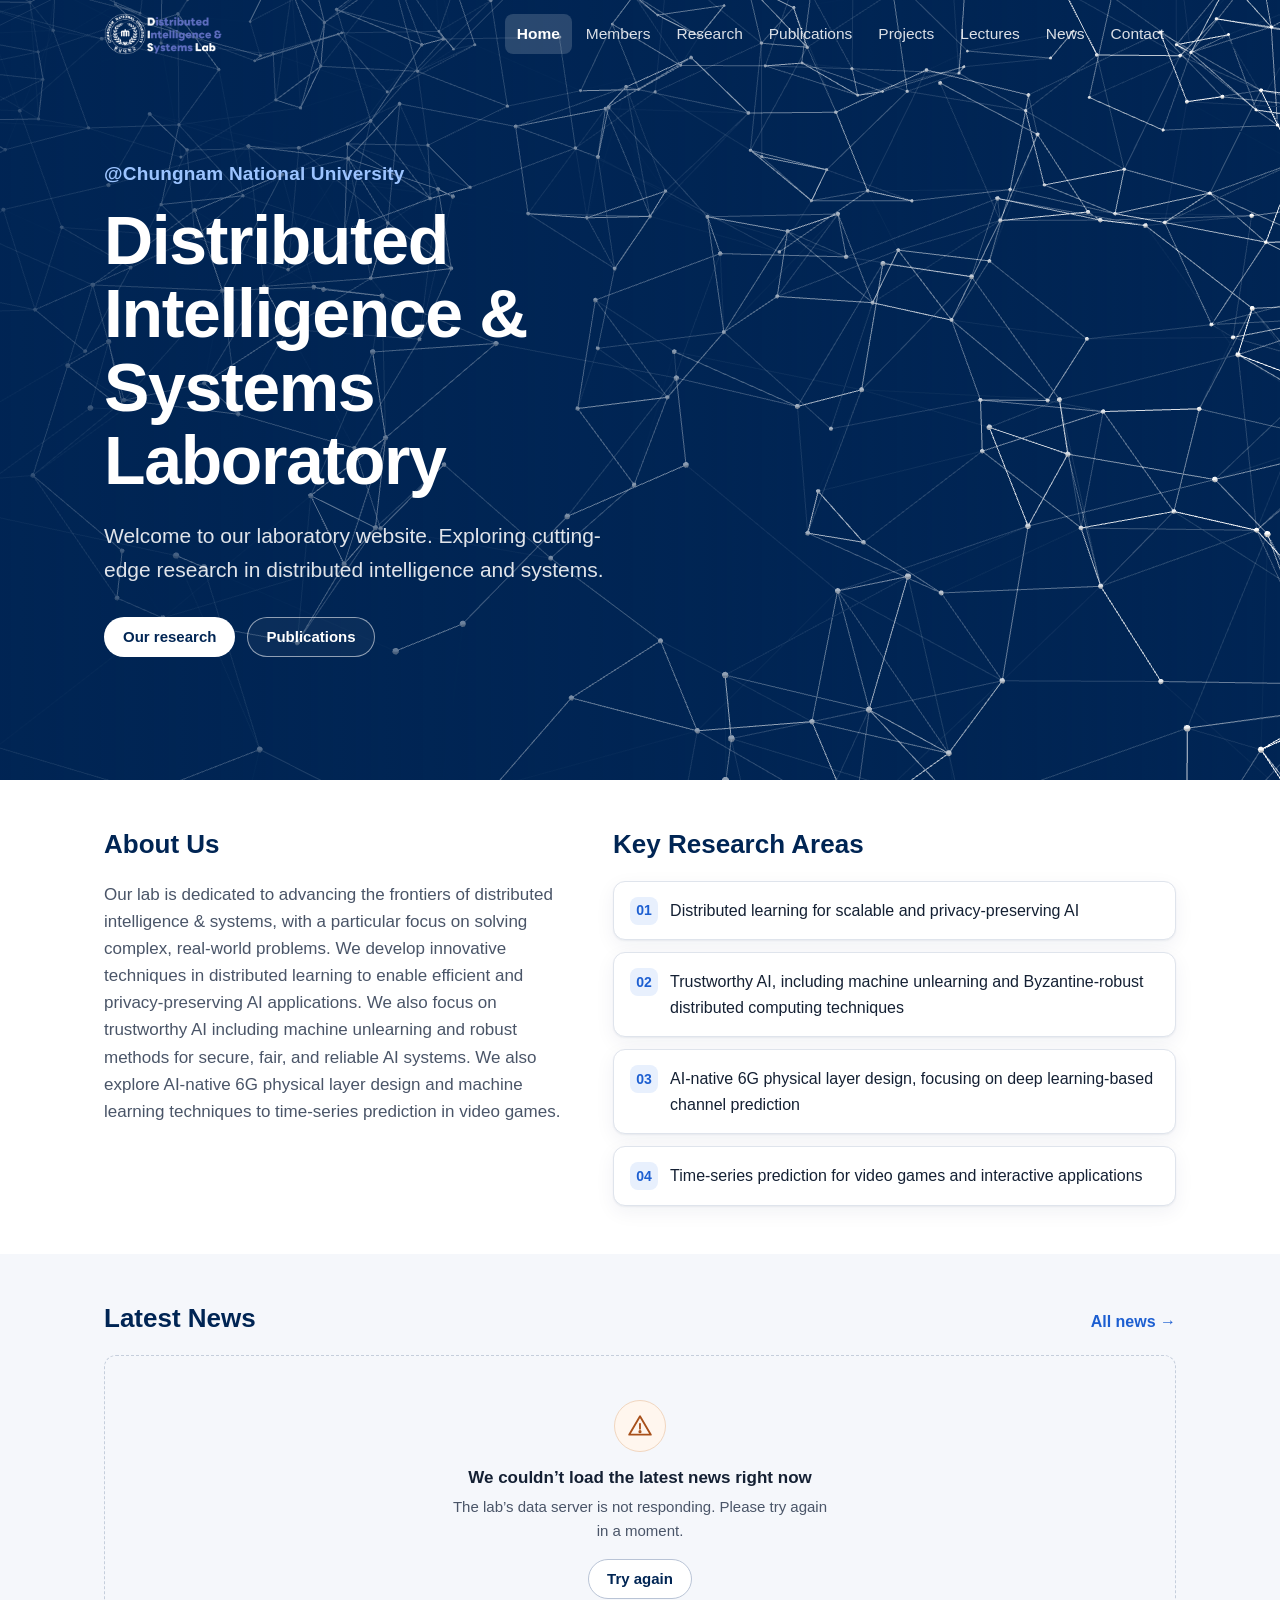
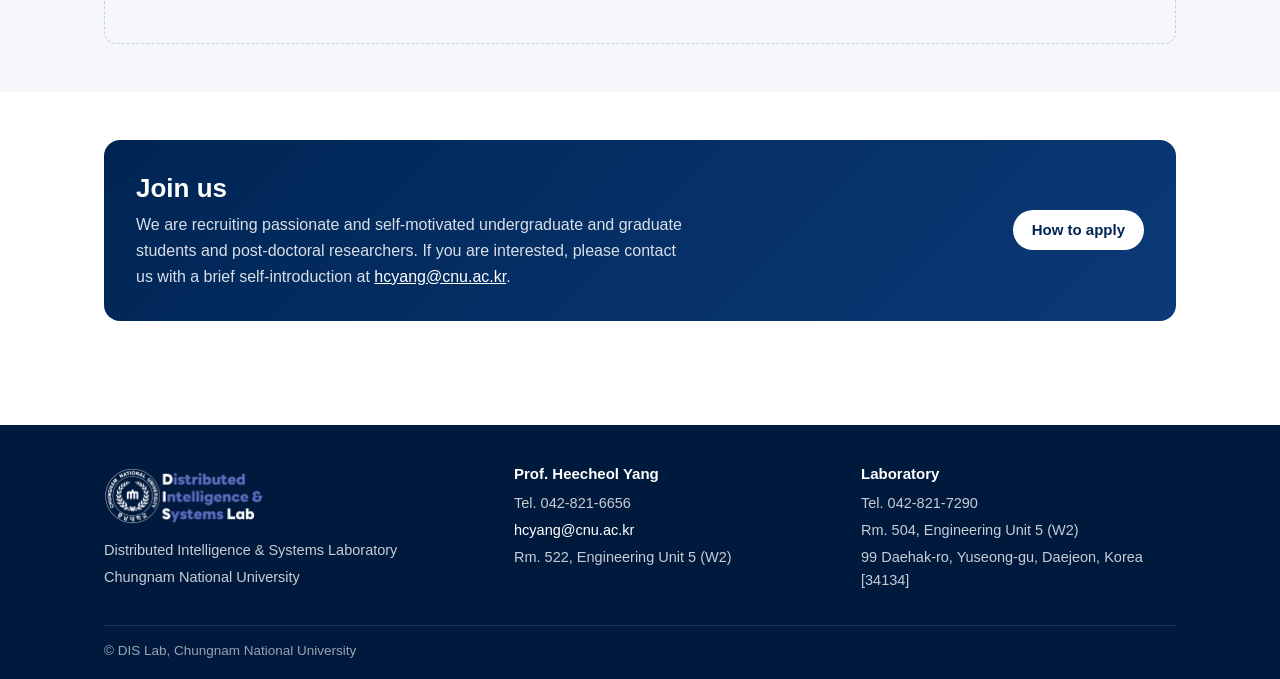
<file: index.html>
<!DOCTYPE html>
<html lang="en">
<head>
  <meta charset="UTF-8">
  <meta name="viewport" content="width=device-width, initial-scale=1.0">
  <meta name="referrer" content="strict-origin-when-cross-origin">
  <!-- No inline scripts or style attributes: page scripts live in assets/js/, styles in assets/css/site.css.
       Local dev reads the API from 127.0.0.1 / localhost (see assets/js/config.js). -->
  <meta http-equiv="Content-Security-Policy" content="default-src 'none'; script-src 'self'; style-src 'self' https://fonts.googleapis.com; font-src https://fonts.gstatic.com; img-src 'self' https: data:; connect-src https://api.dnclab.dev http://127.0.0.1:* http://localhost:*; object-src 'none'; base-uri 'none'; form-action 'none'">
  <title>Distributed Intelligence &amp; Systems Laboratory</title>
  <meta name="description" content="Distributed Intelligence &amp; Systems Laboratory at Chungnam National University: research in distributed learning, trustworthy AI and AI-native 6G.">
  <meta property="og:type" content="website">
  <meta property="og:url" content="https://cnu-dislab.github.io/">
  <meta property="og:title" content="Distributed Intelligence &amp; Systems Laboratory">
  <meta property="og:description" content="Distributed Intelligence &amp; Systems Laboratory at Chungnam National University: research in distributed learning, trustworthy AI and AI-native 6G.">
  <meta property="og:image" content="https://cnu-dislab.github.io/assets/thumb.JPG">
  <link rel="icon" type="image/png" href="src/img/cnu_logo.png">
  <link rel="preconnect" href="https://fonts.googleapis.com">
  <link rel="preconnect" href="https://fonts.gstatic.com" crossorigin>
  <link href="https://fonts.googleapis.com/css2?family=Noto+Sans+KR:wght@400;500;700&amp;family=Rethink+Sans:wght@400;500;600;700&amp;display=swap" rel="stylesheet">
  <link rel="stylesheet" href="assets/css/site.css">
</head>
<body>
  <header class="site-header site-header--overlay">
    <div class="container header-inner">
      <a class="brand" href="index.html" aria-label="DIS Lab home">
        <img src="src/img/lab_logo.png" width="1280" height="500" alt="Distributed Intelligence &amp; Systems Lab, Chungnam National University">
      </a>
      <button type="button" class="nav-toggle" aria-label="Menu" aria-expanded="false" aria-controls="site-nav"><span></span><span></span><span></span></button>
      <nav id="site-nav" class="site-nav" aria-label="Main">
        <a href="index.html" aria-current="page">Home</a>
        <a href="members.html">Members</a>
        <a href="research.html">Research</a>
        <a href="publications.html">Publications</a>
        <a href="projects.html">Projects</a>
        <a href="lectures.html">Lectures</a>
        <a href="news.html">News</a>
        <a href="contact.html">Contact</a>
      </nav>
    </div>
  </header>
  <main>
    <section class="hero" id="hero">
      <div class="hero-bg" id="hero-bg" aria-hidden="true"></div>
      <div class="container">
        <p class="hero-kicker">@Chungnam National University</p>
        <h1>Distributed Intelligence &amp; Systems Laboratory</h1>
        <p class="hero-desc">Welcome to our laboratory website. Exploring cutting-edge research in distributed intelligence and systems.</p>
        <div class="hero-actions">
          <a class="btn btn--primary" href="research.html">Our research</a>
          <a class="btn btn--ghost" href="publications.html">Publications</a>
        </div>
      </div>
    </section>

    <section class="section" id="about">
      <div class="container about-grid">
        <div>
          <h2 class="section-title">About Us</h2>
          <p>Our lab is dedicated to advancing the frontiers of distributed intelligence &amp; systems, with a particular focus on solving complex, real-world problems. We develop innovative techniques in distributed learning to enable efficient and privacy-preserving AI applications. We also focus on trustworthy AI including machine unlearning and robust methods for secure, fair, and reliable AI systems. We also explore AI-native 6G physical layer design and machine learning techniques to time-series prediction in video games.</p>
        </div>
        <div>
          <h2 class="section-title">Key Research Areas</h2>
          <ul class="area-list">
            <li>Distributed learning for scalable and privacy-preserving AI</li>
            <li>Trustworthy AI, including machine unlearning and Byzantine-robust distributed computing techniques</li>
            <li>AI-native 6G physical layer design, focusing on deep learning-based channel prediction</li>
            <li>Time-series prediction for video games and interactive applications</li>
          </ul>
        </div>
      </div>
    </section>

    <section class="section section--alt" id="latest-news">
      <div class="container">
        <div class="section-head">
          <h2 class="section-title">Latest News</h2>
          <a href="news.html">All news &rarr;</a>
        </div>
        <div id="homeNews"></div>
      </div>
    </section>

    <section class="section" id="join">
      <div class="container">
        <div class="cta">
          <div>
            <h2>Join us</h2>
            <p>We are recruiting passionate and self-motivated undergraduate and graduate students and post-doctoral researchers. If you are interested, please contact us with a brief self-introduction at <a href="mailto:hcyang@cnu.ac.kr">hcyang@cnu.ac.kr</a>.</p>
          </div>
          <a class="btn btn--primary" href="contact.html">How to apply</a>
        </div>
      </div>
    </section>
  </main>
  <footer class="site-footer">
    <div class="container footer-inner">
      <div class="footer-brand">
        <img src="src/img/lab_logo.png" width="1280" height="500" alt="" loading="lazy">
        <p>Distributed Intelligence &amp; Systems Laboratory</p>
        <p>Chungnam National University</p>
      </div>
      <div>
        <h2>Prof. Heecheol Yang</h2>
        <p>Tel. 042-821-6656</p>
        <p><a href="mailto:hcyang@cnu.ac.kr">hcyang@cnu.ac.kr</a></p>
        <p>Rm. 522, Engineering Unit 5 (W2)</p>
      </div>
      <div>
        <h2>Laboratory</h2>
        <p>Tel. 042-821-7290</p>
        <p>Rm. 504, Engineering Unit 5 (W2)</p>
        <p>99 Daehak-ro, Yuseong-gu, Daejeon, Korea [34134]</p>
      </div>
    </div>
    <div class="container footer-bottom"><span>&copy; DIS Lab, Chungnam National University</span></div>
  </footer>
  <script src="assets/js/config.js"></script>
  <script src="assets/js/site.js"></script>
  <script src="assets/js/home.js"></script>
</body>
</html>
</file>
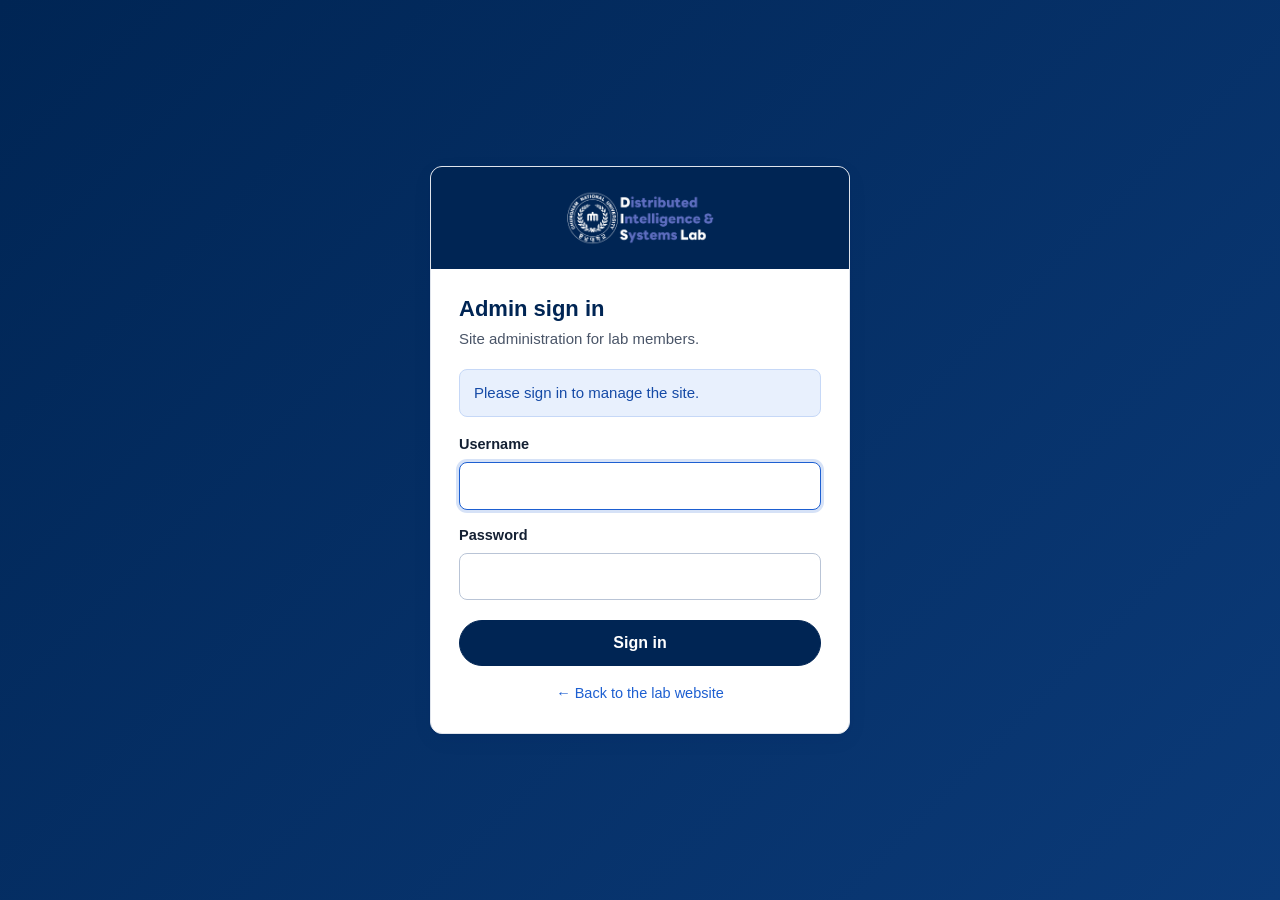
<file: admin5504.html>
<!DOCTYPE html>
<html lang="en">
<head>
  <meta charset="UTF-8">
  <meta name="viewport" content="width=device-width, initial-scale=1.0">
  <meta name="robots" content="noindex, nofollow">
  <meta name="referrer" content="no-referrer">
  <!-- No inline scripts or styles on admin pages: the login token lives in localStorage. -->
  <meta http-equiv="Content-Security-Policy" content="default-src 'none'; script-src 'self'; style-src 'self' https://fonts.googleapis.com; font-src https://fonts.gstatic.com; img-src 'self' https: http: data:; connect-src https://api.dnclab.dev http://127.0.0.1:* http://localhost:*; form-action 'none'; base-uri 'none'">
  <title>Publications - DIS Lab Admin</title>
  <link rel="icon" type="image/png" href="src/img/cnu_logo.png">
  <link rel="preconnect" href="https://fonts.googleapis.com">
  <link rel="preconnect" href="https://fonts.gstatic.com" crossorigin>
  <link href="https://fonts.googleapis.com/css2?family=Noto+Sans+KR:wght@400;500;700&amp;family=Rethink+Sans:wght@400;500;600;700&amp;display=swap" rel="stylesheet">
  <link rel="stylesheet" href="assets/css/site.css">
  <link rel="stylesheet" href="assets/css/admin.css?v=20261125b">
  <link rel="stylesheet" href="assets/css/admin-assistant.css?v=20261125b">
</head>
<body class="admin" data-admin-page="publications">
  <!-- The header, forms and lists are built by assets/js/admin.js + admin-pages.js. -->
  <noscript><p class="noscript-note">The admin pages need JavaScript.</p></noscript>
  <script src="assets/js/config.js"></script>
  <script src="assets/js/site.js"></script>
  <script src="assets/js/admin.js?v=20261125b"></script>
  <script src="assets/js/admin-pages.js?v=20261125b"></script>
  <script src="assets/js/admin-assistant.js?v=20261125b"></script>
</body>
</html>
</file>
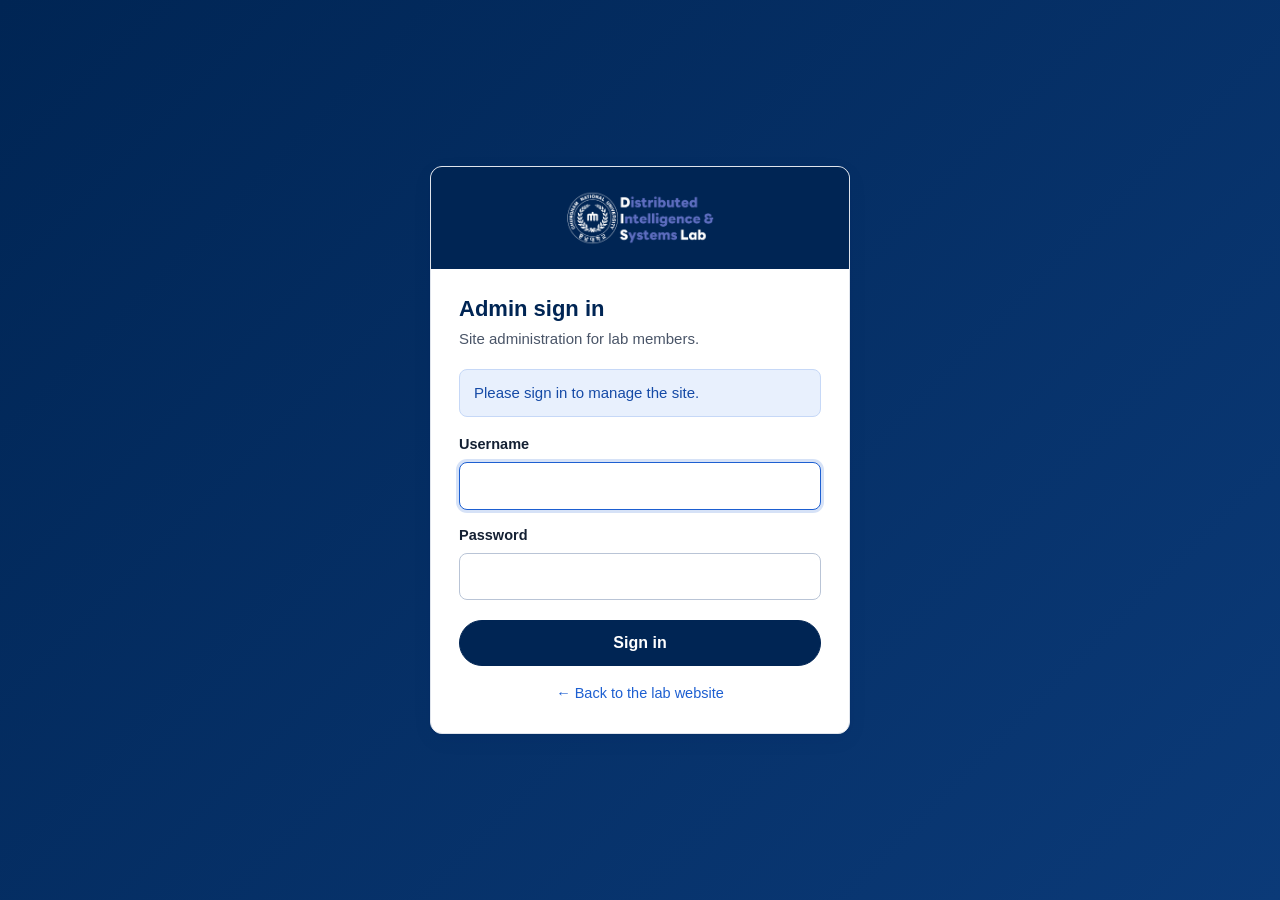
<file: admin_members.html>
<!DOCTYPE html>
<html lang="en">
<head>
  <meta charset="UTF-8">
  <meta name="viewport" content="width=device-width, initial-scale=1.0">
  <meta name="robots" content="noindex, nofollow">
  <meta name="referrer" content="no-referrer">
  <!-- No inline scripts or styles on admin pages: the login token lives in localStorage. -->
  <meta http-equiv="Content-Security-Policy" content="default-src 'none'; script-src 'self'; style-src 'self' https://fonts.googleapis.com; font-src https://fonts.gstatic.com; img-src 'self' https: http: data:; connect-src https://api.dnclab.dev http://127.0.0.1:* http://localhost:*; form-action 'none'; base-uri 'none'">
  <title>Members - DIS Lab Admin</title>
  <link rel="icon" type="image/png" href="src/img/cnu_logo.png">
  <link rel="preconnect" href="https://fonts.googleapis.com">
  <link rel="preconnect" href="https://fonts.gstatic.com" crossorigin>
  <link href="https://fonts.googleapis.com/css2?family=Noto+Sans+KR:wght@400;500;700&amp;family=Rethink+Sans:wght@400;500;600;700&amp;display=swap" rel="stylesheet">
  <link rel="stylesheet" href="assets/css/site.css">
  <link rel="stylesheet" href="assets/css/admin.css?v=20261125b">
  <link rel="stylesheet" href="assets/css/admin-assistant.css?v=20261125b">
</head>
<body class="admin" data-admin-page="members">
  <!-- The header, forms and lists are built by assets/js/admin.js + admin-pages.js. -->
  <noscript><p class="noscript-note">The admin pages need JavaScript.</p></noscript>
  <script src="assets/js/config.js"></script>
  <script src="assets/js/site.js"></script>
  <script src="assets/js/admin.js?v=20261125b"></script>
  <script src="assets/js/admin-pages.js?v=20261125b"></script>
  <script src="assets/js/admin-assistant.js?v=20261125b"></script>
</body>
</html>
</file>
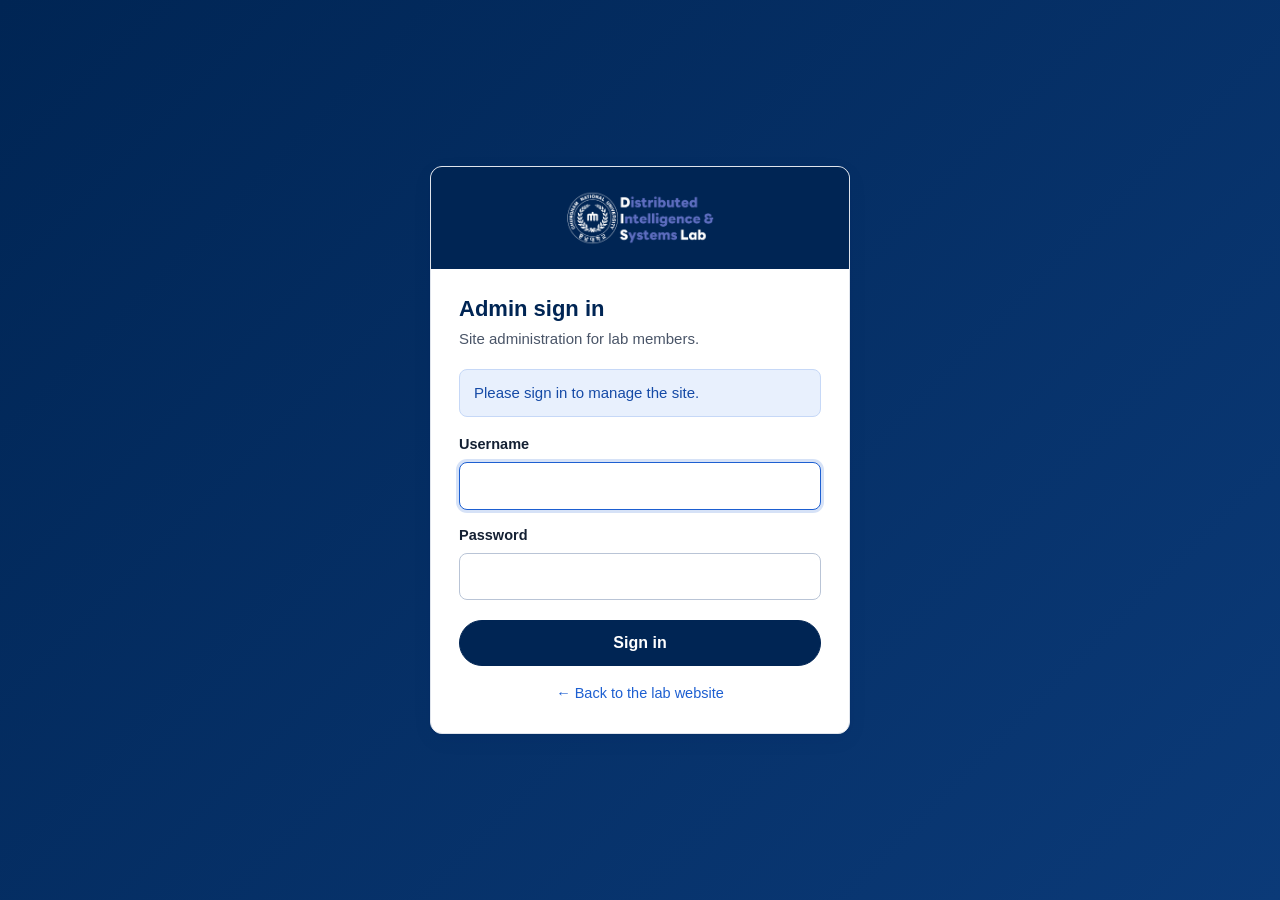
<file: admin_news.html>
<!DOCTYPE html>
<html lang="en">
<head>
  <meta charset="UTF-8">
  <meta name="viewport" content="width=device-width, initial-scale=1.0">
  <meta name="robots" content="noindex, nofollow">
  <meta name="referrer" content="no-referrer">
  <!-- No inline scripts or styles on admin pages: the login token lives in localStorage. -->
  <meta http-equiv="Content-Security-Policy" content="default-src 'none'; script-src 'self'; style-src 'self' https://fonts.googleapis.com; font-src https://fonts.gstatic.com; img-src 'self' https: http: data:; connect-src https://api.dnclab.dev http://127.0.0.1:* http://localhost:*; form-action 'none'; base-uri 'none'">
  <title>News - DIS Lab Admin</title>
  <link rel="icon" type="image/png" href="src/img/cnu_logo.png">
  <link rel="preconnect" href="https://fonts.googleapis.com">
  <link rel="preconnect" href="https://fonts.gstatic.com" crossorigin>
  <link href="https://fonts.googleapis.com/css2?family=Noto+Sans+KR:wght@400;500;700&amp;family=Rethink+Sans:wght@400;500;600;700&amp;display=swap" rel="stylesheet">
  <link rel="stylesheet" href="assets/css/site.css">
  <link rel="stylesheet" href="assets/css/admin.css?v=20261125b">
  <link rel="stylesheet" href="assets/css/admin-assistant.css?v=20261125b">
</head>
<body class="admin" data-admin-page="news">
  <!-- The header, forms and lists are built by assets/js/admin.js + admin-pages.js. -->
  <noscript><p class="noscript-note">The admin pages need JavaScript.</p></noscript>
  <script src="assets/js/config.js"></script>
  <script src="assets/js/site.js"></script>
  <script src="assets/js/admin.js?v=20261125b"></script>
  <script src="assets/js/admin-pages.js?v=20261125b"></script>
  <script src="assets/js/admin-assistant.js?v=20261125b"></script>
</body>
</html>
</file>
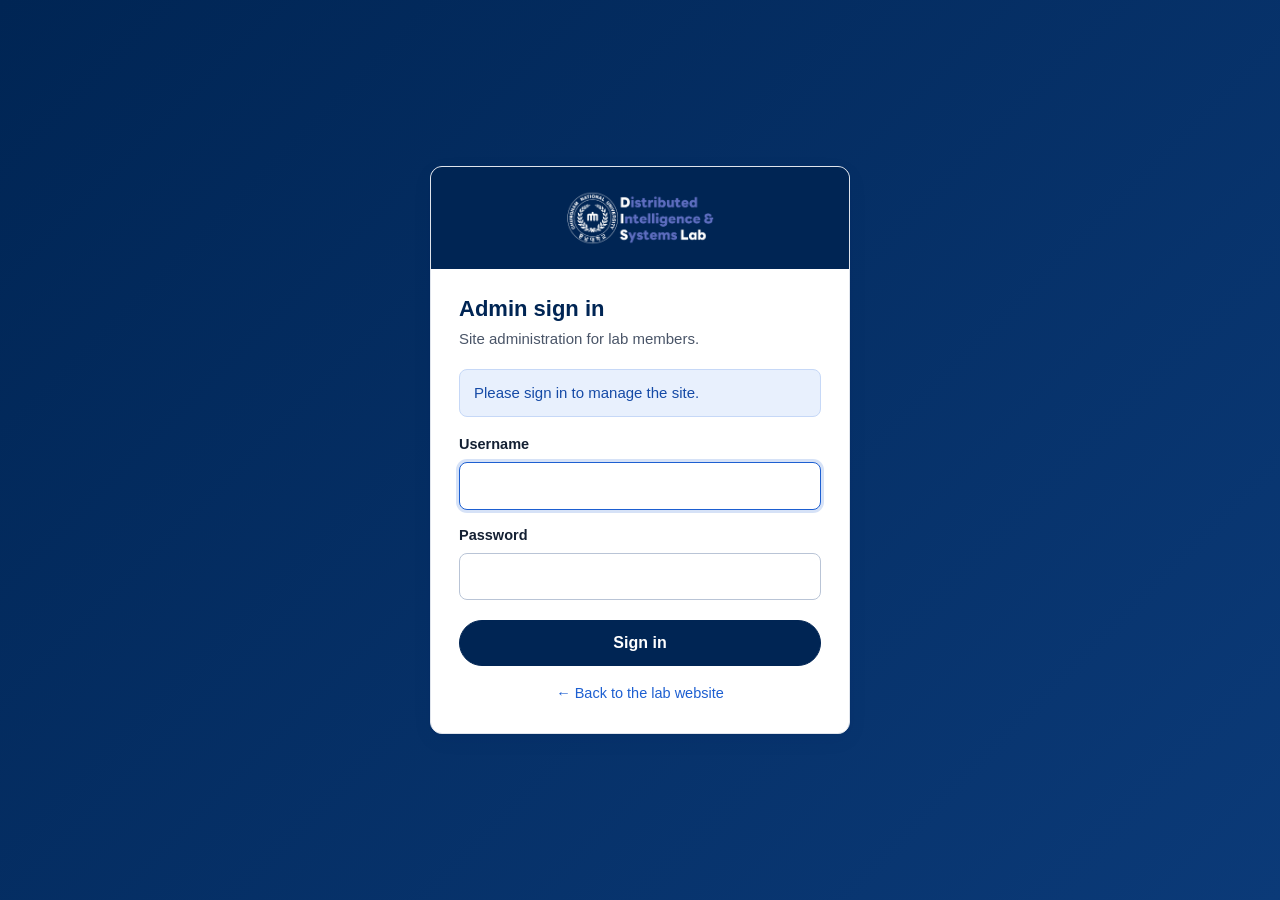
<file: admin_projects.html>
<!DOCTYPE html>
<html lang="en">
<head>
  <meta charset="UTF-8">
  <meta name="viewport" content="width=device-width, initial-scale=1.0">
  <meta name="robots" content="noindex, nofollow">
  <meta name="referrer" content="no-referrer">
  <!-- No inline scripts or styles on admin pages: the login token lives in localStorage. -->
  <meta http-equiv="Content-Security-Policy" content="default-src 'none'; script-src 'self'; style-src 'self' https://fonts.googleapis.com; font-src https://fonts.gstatic.com; img-src 'self' https: http: data:; connect-src https://api.dnclab.dev http://127.0.0.1:* http://localhost:*; form-action 'none'; base-uri 'none'">
  <title>Projects - DIS Lab Admin</title>
  <link rel="icon" type="image/png" href="src/img/cnu_logo.png">
  <link rel="preconnect" href="https://fonts.googleapis.com">
  <link rel="preconnect" href="https://fonts.gstatic.com" crossorigin>
  <link href="https://fonts.googleapis.com/css2?family=Noto+Sans+KR:wght@400;500;700&amp;family=Rethink+Sans:wght@400;500;600;700&amp;display=swap" rel="stylesheet">
  <link rel="stylesheet" href="assets/css/site.css">
  <link rel="stylesheet" href="assets/css/admin.css?v=20261125b">
  <link rel="stylesheet" href="assets/css/admin-assistant.css?v=20261125b">
</head>
<body class="admin" data-admin-page="projects">
  <!-- The header, forms and lists are built by assets/js/admin.js + admin-pages.js. -->
  <noscript><p class="noscript-note">The admin pages need JavaScript.</p></noscript>
  <script src="assets/js/config.js"></script>
  <script src="assets/js/site.js"></script>
  <script src="assets/js/admin.js?v=20261125b"></script>
  <script src="assets/js/admin-pages.js?v=20261125b"></script>
  <script src="assets/js/admin-assistant.js?v=20261125b"></script>
</body>
</html>
</file>
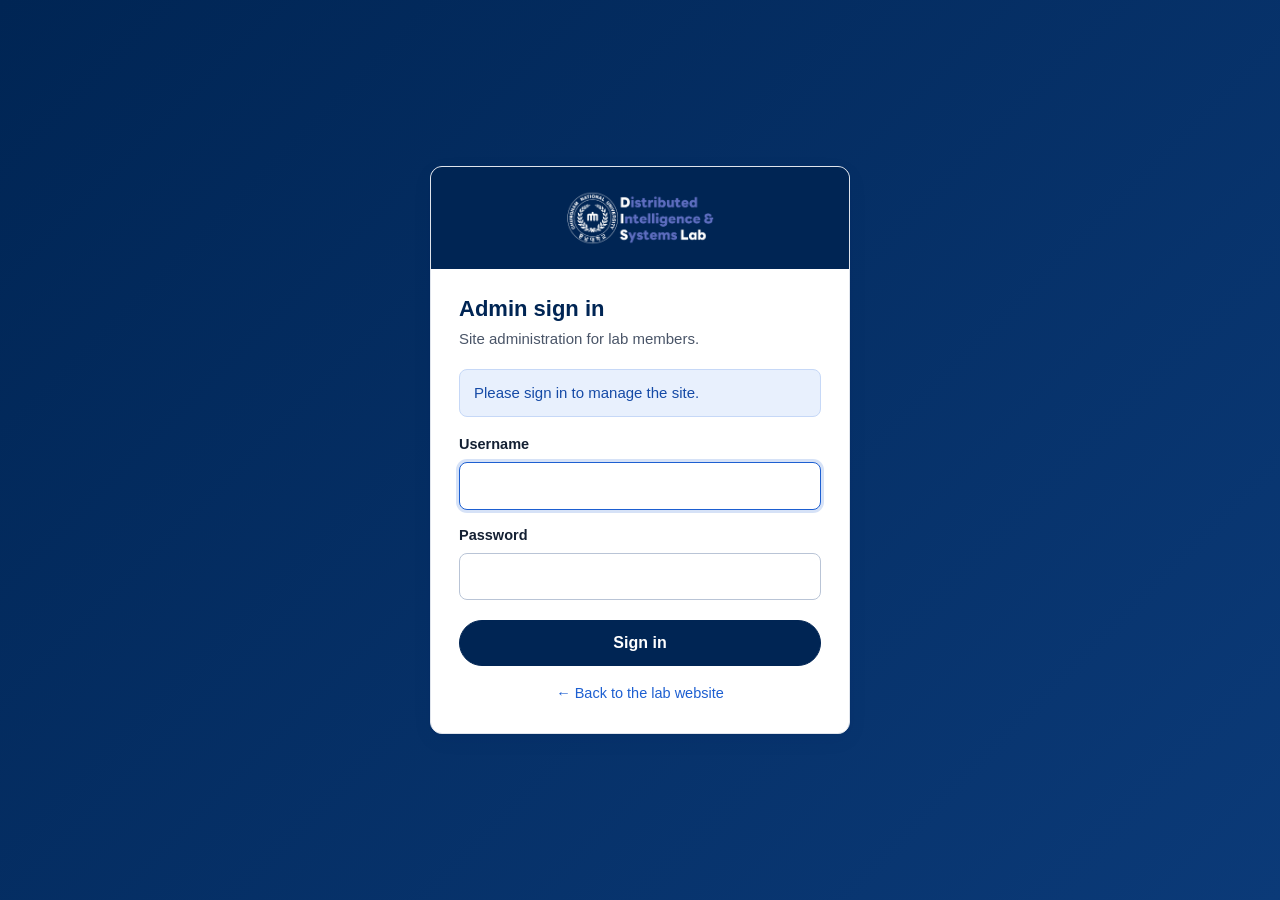
<file: admin_research.html>
<!DOCTYPE html>
<html lang="en">
<head>
  <meta charset="UTF-8">
  <meta name="viewport" content="width=device-width, initial-scale=1.0">
  <meta name="robots" content="noindex, nofollow">
  <meta name="referrer" content="no-referrer">
  <!-- No inline scripts or styles on admin pages: the login token lives in localStorage. -->
  <meta http-equiv="Content-Security-Policy" content="default-src 'none'; script-src 'self'; style-src 'self' https://fonts.googleapis.com; font-src https://fonts.gstatic.com; img-src 'self' https: http: data:; connect-src https://api.dnclab.dev http://127.0.0.1:* http://localhost:*; form-action 'none'; base-uri 'none'">
  <title>Research - DIS Lab Admin</title>
  <link rel="icon" type="image/png" href="src/img/cnu_logo.png">
  <link rel="preconnect" href="https://fonts.googleapis.com">
  <link rel="preconnect" href="https://fonts.gstatic.com" crossorigin>
  <link href="https://fonts.googleapis.com/css2?family=Noto+Sans+KR:wght@400;500;700&amp;family=Rethink+Sans:wght@400;500;600;700&amp;display=swap" rel="stylesheet">
  <link rel="stylesheet" href="assets/css/site.css">
  <link rel="stylesheet" href="assets/css/admin.css?v=20261125b">
  <link rel="stylesheet" href="assets/css/admin-assistant.css?v=20261125b">
</head>
<body class="admin" data-admin-page="research">
  <!-- The header, forms and lists are built by assets/js/admin.js + admin-pages.js. -->
  <noscript><p class="noscript-note">The admin pages need JavaScript.</p></noscript>
  <script src="assets/js/config.js"></script>
  <script src="assets/js/site.js"></script>
  <script src="assets/js/admin.js?v=20261125b"></script>
  <script src="assets/js/admin-pages.js?v=20261125b"></script>
  <script src="assets/js/admin-assistant.js?v=20261125b"></script>
</body>
</html>
</file>
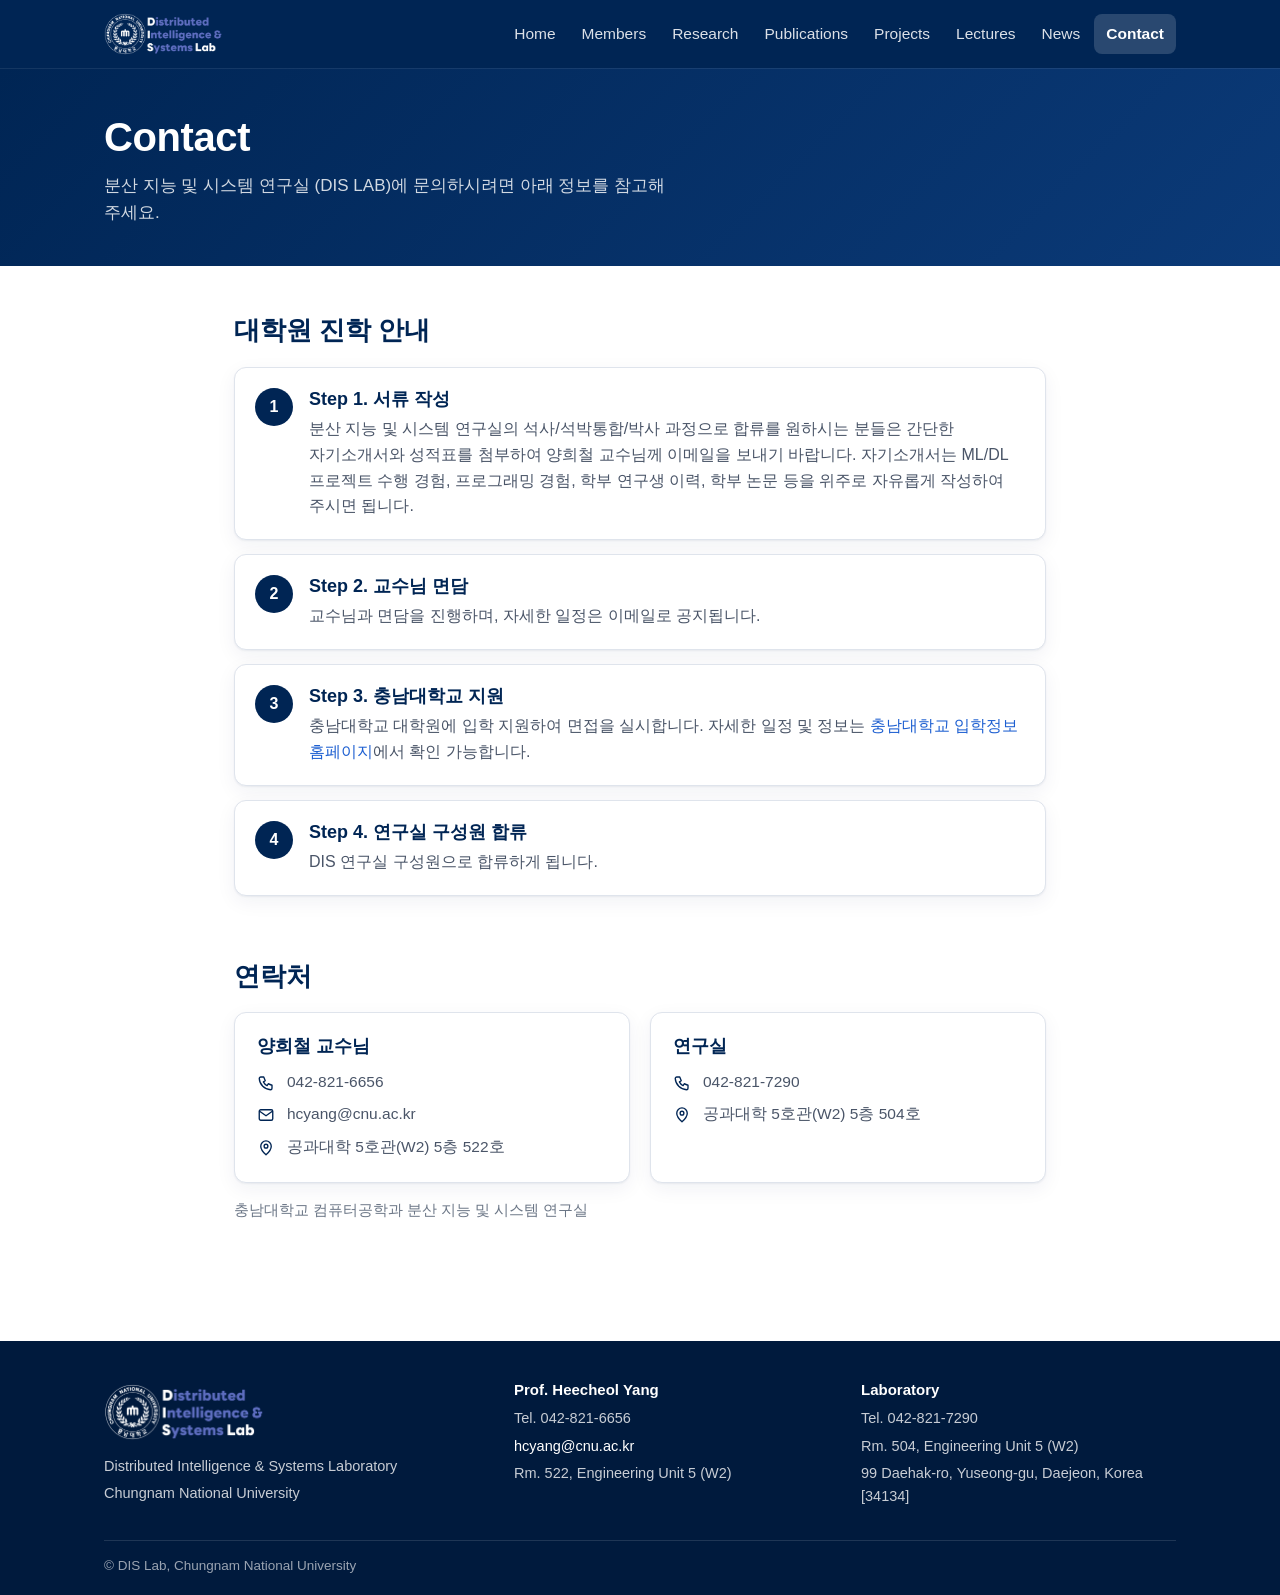
<file: contact.html>
<!DOCTYPE html>
<html lang="ko">
<head>
  <meta charset="UTF-8">
  <meta name="viewport" content="width=device-width, initial-scale=1.0">
  <meta name="referrer" content="strict-origin-when-cross-origin">
  <!-- No inline scripts or style attributes: page scripts live in assets/js/, styles in assets/css/site.css.
       Local dev reads the API from 127.0.0.1 / localhost (see assets/js/config.js). -->
  <meta http-equiv="Content-Security-Policy" content="default-src 'none'; script-src 'self'; style-src 'self' https://fonts.googleapis.com; font-src https://fonts.gstatic.com; img-src 'self' https: data:; connect-src https://api.dnclab.dev http://127.0.0.1:* http://localhost:*; object-src 'none'; base-uri 'none'; form-action 'none'">
  <title>Contact - Distributed Intelligence &amp; Systems Laboratory</title>
  <meta name="description" content="분산 지능 및 시스템 연구실 (DIS Lab) 문의 및 대학원 진학 안내.">
  <meta property="og:type" content="website">
  <meta property="og:url" content="https://cnu-dislab.github.io/contact.html">
  <meta property="og:title" content="Contact - Distributed Intelligence &amp; Systems Laboratory">
  <meta property="og:description" content="분산 지능 및 시스템 연구실 (DIS Lab) 문의 및 대학원 진학 안내.">
  <meta property="og:image" content="https://cnu-dislab.github.io/assets/thumb.JPG">
  <link rel="icon" type="image/png" href="src/img/cnu_logo.png">
  <link rel="preconnect" href="https://fonts.googleapis.com">
  <link rel="preconnect" href="https://fonts.gstatic.com" crossorigin>
  <link href="https://fonts.googleapis.com/css2?family=Noto+Sans+KR:wght@400;500;700&amp;family=Rethink+Sans:wght@400;500;600;700&amp;display=swap" rel="stylesheet">
  <link rel="stylesheet" href="assets/css/site.css">
</head>
<body>
  <header class="site-header">
    <div class="container header-inner">
      <a class="brand" href="index.html" aria-label="DIS Lab home">
        <img src="src/img/lab_logo.png" width="1280" height="500" alt="Distributed Intelligence &amp; Systems Lab, Chungnam National University">
      </a>
      <button type="button" class="nav-toggle" aria-label="Menu" aria-expanded="false" aria-controls="site-nav"><span></span><span></span><span></span></button>
      <nav id="site-nav" class="site-nav" aria-label="Main">
        <a href="index.html">Home</a>
        <a href="members.html">Members</a>
        <a href="research.html">Research</a>
        <a href="publications.html">Publications</a>
        <a href="projects.html">Projects</a>
        <a href="lectures.html">Lectures</a>
        <a href="news.html">News</a>
        <a href="contact.html" aria-current="page">Contact</a>
      </nav>
    </div>
  </header>
  <main>
    <div class="page-head">
      <div class="container">
        <h1>Contact</h1>
        <p>분산 지능 및 시스템 연구실 (DIS LAB)에 문의하시려면 아래 정보를 참고해 주세요.</p>
      </div>
    </div>
    <section class="section">
      <div class="container container--narrow">
        <h2 class="section-title">대학원 진학 안내</h2>
        <ol class="steps">
          <li class="card">
            <h3>Step 1. 서류 작성</h3>
            <p>분산 지능 및 시스템 연구실의 석사/석박통합/박사 과정으로 합류를 원하시는 분들은 간단한 자기소개서와 성적표를 첨부하여 양희철 교수님께 이메일을 보내기 바랍니다. 자기소개서는 ML/DL 프로젝트 수행 경험, 프로그래밍 경험, 학부 연구생 이력, 학부 논문 등을 위주로 자유롭게 작성하여 주시면 됩니다.</p>
          </li>
          <li class="card">
            <h3>Step 2. 교수님 면담</h3>
            <p>교수님과 면담을 진행하며, 자세한 일정은 이메일로 공지됩니다.</p>
          </li>
          <li class="card">
            <h3>Step 3. 충남대학교 지원</h3>
            <p>충남대학교 대학원에 입학 지원하여 면접을 실시합니다. 자세한 일정 및 정보는 <a href="http://ipsi.cnu.ac.kr" target="_blank" rel="noopener">충남대학교 입학정보 홈페이지</a>에서 확인 가능합니다.</p>
          </li>
          <li class="card">
            <h3>Step 4. 연구실 구성원 합류</h3>
            <p>DIS 연구실 구성원으로 합류하게 됩니다.</p>
          </li>
        </ol>
      </div>
    </section>

    <section class="section">
      <div class="container container--narrow">
        <h2 class="section-title">연락처</h2>
        <div class="grid-2">
          <div class="card contact-card">
            <h3>양희철 교수님</h3>
            <ul class="contact-lines">
              <li><svg viewBox="0 0 24 24" aria-hidden="true"><path d="M5 4h4l2 5-2.5 1.5a11 11 0 0 0 5 5L15 13l5 2v4a2 2 0 0 1-2 2A16 16 0 0 1 3 6a2 2 0 0 1 2-2z"/></svg><span>042-821-6656</span></li>
              <li><svg viewBox="0 0 24 24" aria-hidden="true"><rect x="3" y="5" width="18" height="14" rx="2"/><path d="m3.5 7 8.5 6 8.5-6"/></svg><a href="mailto:hcyang@cnu.ac.kr">hcyang@cnu.ac.kr</a></li>
              <li><svg viewBox="0 0 24 24" aria-hidden="true"><path d="M12 21s7-6.2 7-11.5A7 7 0 0 0 5 9.5C5 14.8 12 21 12 21z"/><circle cx="12" cy="9.5" r="2.5"/></svg><span>공과대학 5호관(W2) 5층 522호</span></li>
            </ul>
          </div>
          <div class="card contact-card">
            <h3>연구실</h3>
            <ul class="contact-lines">
              <li><svg viewBox="0 0 24 24" aria-hidden="true"><path d="M5 4h4l2 5-2.5 1.5a11 11 0 0 0 5 5L15 13l5 2v4a2 2 0 0 1-2 2A16 16 0 0 1 3 6a2 2 0 0 1 2-2z"/></svg><span>042-821-7290</span></li>
              <li><svg viewBox="0 0 24 24" aria-hidden="true"><path d="M12 21s7-6.2 7-11.5A7 7 0 0 0 5 9.5C5 14.8 12 21 12 21z"/><circle cx="12" cy="9.5" r="2.5"/></svg><span>공과대학 5호관(W2) 5층 504호</span></li>
            </ul>
          </div>
        </div>
        <p class="contact-note">충남대학교 컴퓨터공학과 분산 지능 및 시스템 연구실</p>
      </div>
    </section>
  </main>
  <footer class="site-footer">
    <div class="container footer-inner">
      <div class="footer-brand">
        <img src="src/img/lab_logo.png" width="1280" height="500" alt="" loading="lazy">
        <p>Distributed Intelligence &amp; Systems Laboratory</p>
        <p>Chungnam National University</p>
      </div>
      <div>
        <h2>Prof. Heecheol Yang</h2>
        <p>Tel. 042-821-6656</p>
        <p><a href="mailto:hcyang@cnu.ac.kr">hcyang@cnu.ac.kr</a></p>
        <p>Rm. 522, Engineering Unit 5 (W2)</p>
      </div>
      <div>
        <h2>Laboratory</h2>
        <p>Tel. 042-821-7290</p>
        <p>Rm. 504, Engineering Unit 5 (W2)</p>
        <p>99 Daehak-ro, Yuseong-gu, Daejeon, Korea [34134]</p>
      </div>
    </div>
    <div class="container footer-bottom"><span>&copy; DIS Lab, Chungnam National University</span></div>
  </footer>
  <script src="assets/js/config.js"></script>
  <script src="assets/js/site.js"></script>
</body>
</html>
</file>
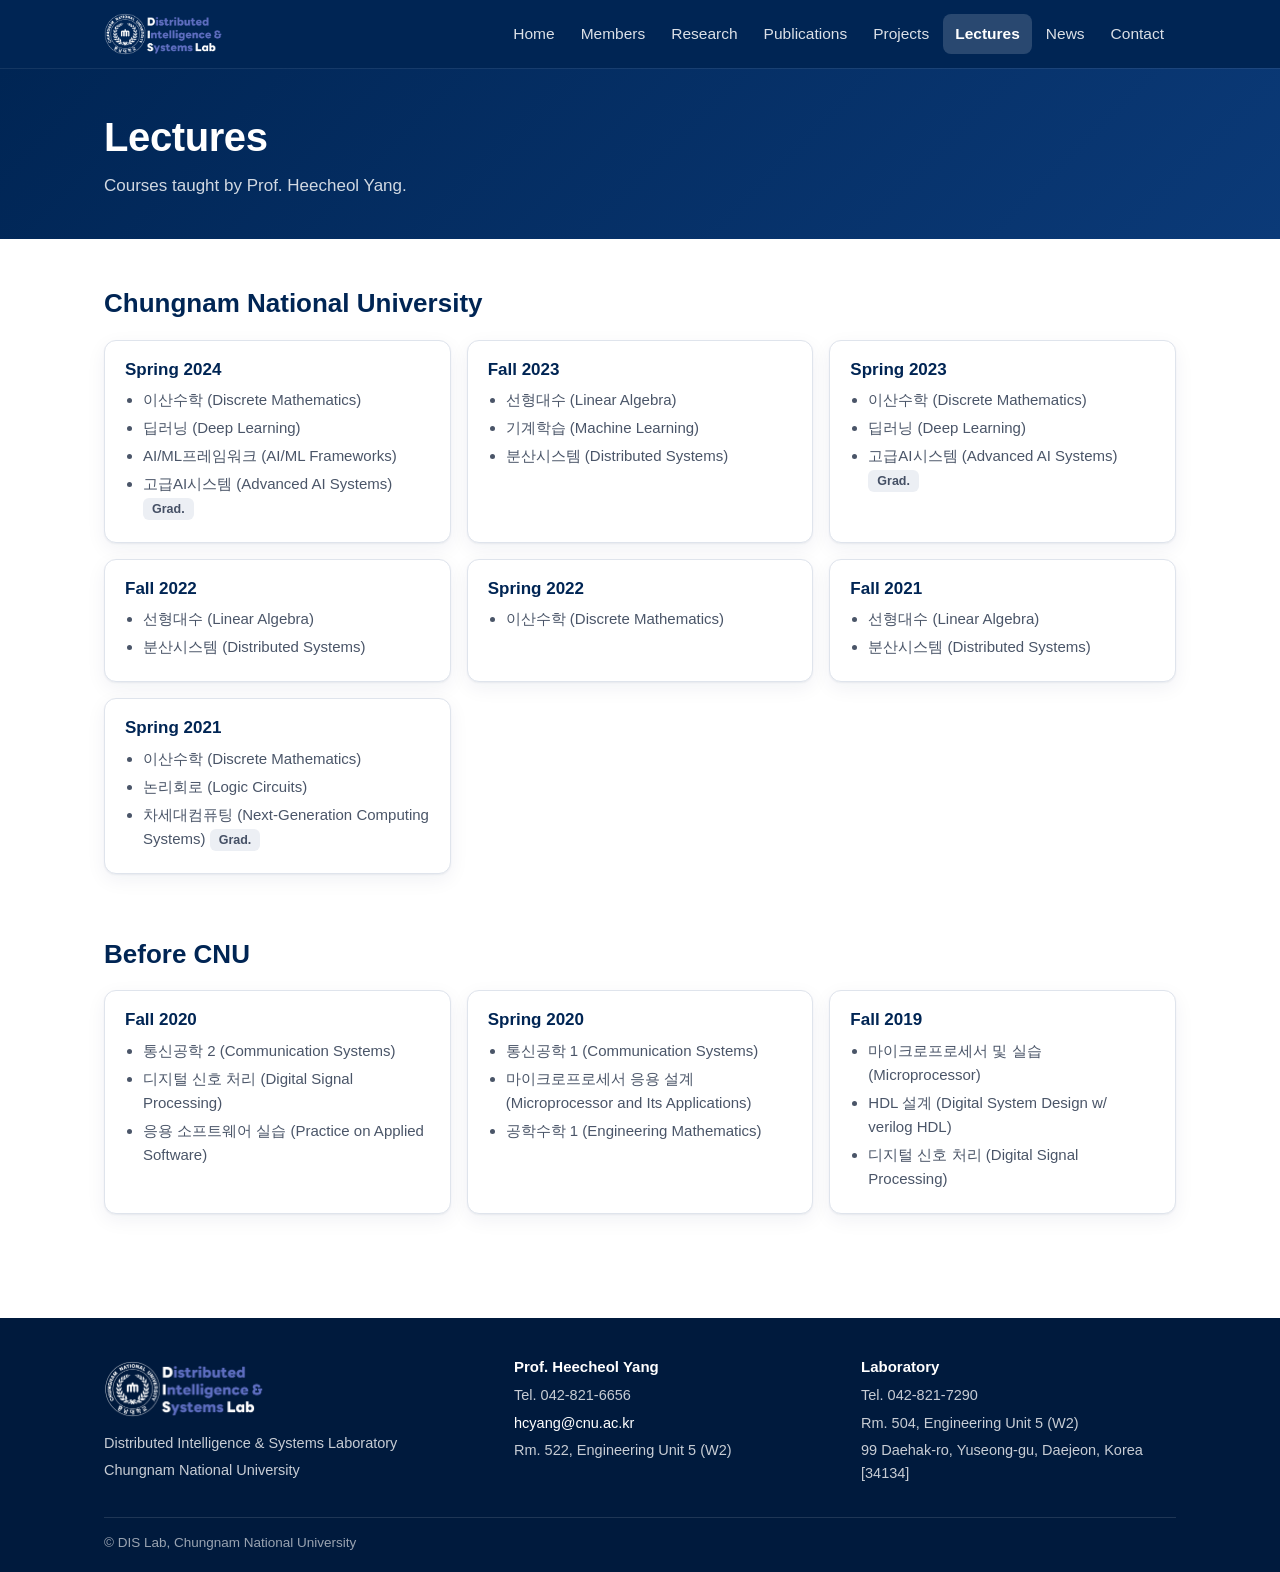
<file: lectures.html>
<!DOCTYPE html>
<html lang="en">
<head>
  <meta charset="UTF-8">
  <meta name="viewport" content="width=device-width, initial-scale=1.0">
  <meta name="referrer" content="strict-origin-when-cross-origin">
  <!-- No inline scripts or style attributes: page scripts live in assets/js/, styles in assets/css/site.css.
       Local dev reads the API from 127.0.0.1 / localhost (see assets/js/config.js). -->
  <meta http-equiv="Content-Security-Policy" content="default-src 'none'; script-src 'self'; style-src 'self' https://fonts.googleapis.com; font-src https://fonts.gstatic.com; img-src 'self' https: data:; connect-src https://api.dnclab.dev http://127.0.0.1:* http://localhost:*; object-src 'none'; base-uri 'none'; form-action 'none'">
  <title>Lectures - Distributed Intelligence &amp; Systems Laboratory</title>
  <meta name="description" content="Courses taught by Prof. Heecheol Yang.">
  <meta property="og:type" content="website">
  <meta property="og:url" content="https://cnu-dislab.github.io/lectures.html">
  <meta property="og:title" content="Lectures - Distributed Intelligence &amp; Systems Laboratory">
  <meta property="og:description" content="Courses taught by Prof. Heecheol Yang.">
  <meta property="og:image" content="https://cnu-dislab.github.io/assets/thumb.JPG">
  <link rel="icon" type="image/png" href="src/img/cnu_logo.png">
  <link rel="preconnect" href="https://fonts.googleapis.com">
  <link rel="preconnect" href="https://fonts.gstatic.com" crossorigin>
  <link href="https://fonts.googleapis.com/css2?family=Noto+Sans+KR:wght@400;500;700&amp;family=Rethink+Sans:wght@400;500;600;700&amp;display=swap" rel="stylesheet">
  <link rel="stylesheet" href="assets/css/site.css">
</head>
<body>
  <header class="site-header">
    <div class="container header-inner">
      <a class="brand" href="index.html" aria-label="DIS Lab home">
        <img src="src/img/lab_logo.png" width="1280" height="500" alt="Distributed Intelligence &amp; Systems Lab, Chungnam National University">
      </a>
      <button type="button" class="nav-toggle" aria-label="Menu" aria-expanded="false" aria-controls="site-nav"><span></span><span></span><span></span></button>
      <nav id="site-nav" class="site-nav" aria-label="Main">
        <a href="index.html">Home</a>
        <a href="members.html">Members</a>
        <a href="research.html">Research</a>
        <a href="publications.html">Publications</a>
        <a href="projects.html">Projects</a>
        <a href="lectures.html" aria-current="page">Lectures</a>
        <a href="news.html">News</a>
        <a href="contact.html">Contact</a>
      </nav>
    </div>
  </header>
  <main>
    <div class="page-head">
      <div class="container">
        <h1>Lectures</h1>
        <p>Courses taught by Prof. Heecheol Yang.</p>
      </div>
    </div>
    <section class="section">
      <div class="container">
        <h2 class="section-title">Chungnam National University</h2>
        <div class="grid-3">
          <article class="card term">
            <h3>Spring 2024</h3>
            <ul lang="ko">
              <li>이산수학 (Discrete Mathematics)</li>
              <li>딥러닝 (Deep Learning)</li>
              <li>AI/ML프레임워크 (AI/ML Frameworks)</li>
              <li>고급AI시스템 (Advanced AI Systems) <span class="badge badge--muted">Grad.</span></li>
            </ul>
          </article>
          <article class="card term">
            <h3>Fall 2023</h3>
            <ul lang="ko">
              <li>선형대수 (Linear Algebra)</li>
              <li>기계학습 (Machine Learning)</li>
              <li>분산시스템 (Distributed Systems)</li>
            </ul>
          </article>
          <article class="card term">
            <h3>Spring 2023</h3>
            <ul lang="ko">
              <li>이산수학 (Discrete Mathematics)</li>
              <li>딥러닝 (Deep Learning)</li>
              <li>고급AI시스템 (Advanced AI Systems) <span class="badge badge--muted">Grad.</span></li>
            </ul>
          </article>
          <article class="card term">
            <h3>Fall 2022</h3>
            <ul lang="ko">
              <li>선형대수 (Linear Algebra)</li>
              <li>분산시스템 (Distributed Systems)</li>
            </ul>
          </article>
          <article class="card term">
            <h3>Spring 2022</h3>
            <ul lang="ko">
              <li>이산수학 (Discrete Mathematics)</li>
            </ul>
          </article>
          <article class="card term">
            <h3>Fall 2021</h3>
            <ul lang="ko">
              <li>선형대수 (Linear Algebra)</li>
              <li>분산시스템 (Distributed Systems)</li>
            </ul>
          </article>
          <article class="card term">
            <h3>Spring 2021</h3>
            <ul lang="ko">
              <li>이산수학 (Discrete Mathematics)</li>
              <li>논리회로 (Logic Circuits)</li>
              <li>차세대컴퓨팅 (Next-Generation Computing Systems) <span class="badge badge--muted">Grad.</span></li>
            </ul>
          </article>
        </div>
      </div>
    </section>

    <section class="section">
      <div class="container">
        <h2 class="section-title">Before CNU</h2>
        <div class="grid-3">
          <article class="card term">
            <h3>Fall 2020</h3>
            <ul lang="ko">
              <li>통신공학 2 (Communication Systems)</li>
              <li>디지털 신호 처리 (Digital Signal Processing)</li>
              <li>응용 소프트웨어 실습 (Practice on Applied Software)</li>
            </ul>
          </article>
          <article class="card term">
            <h3>Spring 2020</h3>
            <ul lang="ko">
              <li>통신공학 1 (Communication Systems)</li>
              <li>마이크로프로세서 응용 설계 (Microprocessor and Its Applications)</li>
              <li>공학수학 1 (Engineering Mathematics)</li>
            </ul>
          </article>
          <article class="card term">
            <h3>Fall 2019</h3>
            <ul lang="ko">
              <li>마이크로프로세서 및 실습 (Microprocessor)</li>
              <li>HDL 설계 (Digital System Design w/ verilog HDL)</li>
              <li>디지털 신호 처리 (Digital Signal Processing)</li>
            </ul>
          </article>
        </div>
      </div>
    </section>
  </main>
  <footer class="site-footer">
    <div class="container footer-inner">
      <div class="footer-brand">
        <img src="src/img/lab_logo.png" width="1280" height="500" alt="" loading="lazy">
        <p>Distributed Intelligence &amp; Systems Laboratory</p>
        <p>Chungnam National University</p>
      </div>
      <div>
        <h2>Prof. Heecheol Yang</h2>
        <p>Tel. 042-821-6656</p>
        <p><a href="mailto:hcyang@cnu.ac.kr">hcyang@cnu.ac.kr</a></p>
        <p>Rm. 522, Engineering Unit 5 (W2)</p>
      </div>
      <div>
        <h2>Laboratory</h2>
        <p>Tel. 042-821-7290</p>
        <p>Rm. 504, Engineering Unit 5 (W2)</p>
        <p>99 Daehak-ro, Yuseong-gu, Daejeon, Korea [34134]</p>
      </div>
    </div>
    <div class="container footer-bottom"><span>&copy; DIS Lab, Chungnam National University</span></div>
  </footer>
  <script src="assets/js/config.js"></script>
  <script src="assets/js/site.js"></script>
</body>
</html>
</file>
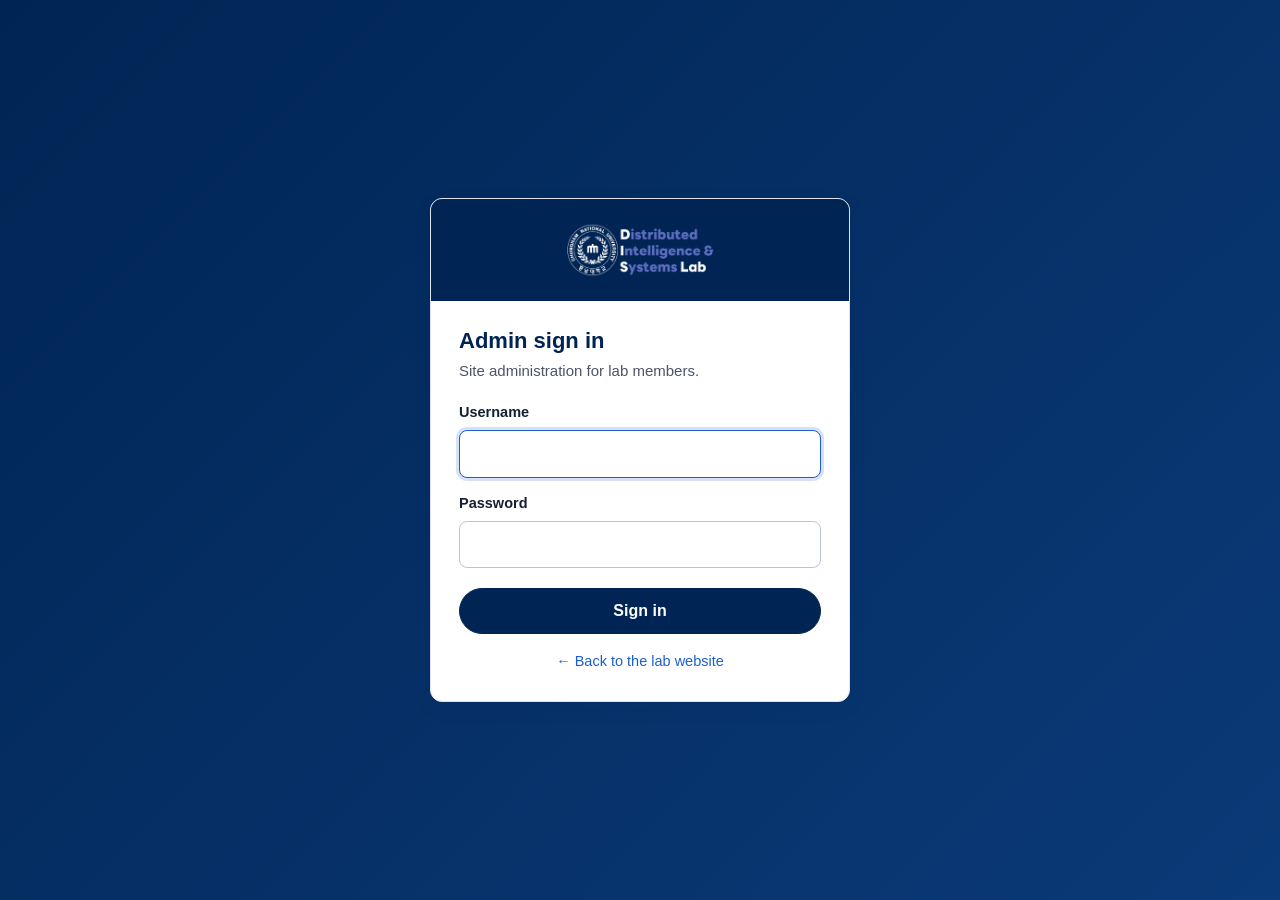
<file: login.html>
<!DOCTYPE html>
<html lang="en">
<head>
  <meta charset="UTF-8">
  <meta name="viewport" content="width=device-width, initial-scale=1.0">
  <meta name="robots" content="noindex, nofollow">
  <meta name="referrer" content="no-referrer">
  <!-- No inline scripts or styles on admin pages: the login token lives in localStorage. -->
  <meta http-equiv="Content-Security-Policy" content="default-src 'none'; script-src 'self'; style-src 'self' https://fonts.googleapis.com; font-src https://fonts.gstatic.com; img-src 'self' https: http: data:; connect-src https://api.dnclab.dev http://127.0.0.1:* http://localhost:*; form-action 'none'; base-uri 'none'">
  <title>Sign in - DIS Lab Admin</title>
  <link rel="icon" type="image/png" href="src/img/cnu_logo.png">
  <link rel="preconnect" href="https://fonts.googleapis.com">
  <link rel="preconnect" href="https://fonts.gstatic.com" crossorigin>
  <link href="https://fonts.googleapis.com/css2?family=Noto+Sans+KR:wght@400;500;700&amp;family=Rethink+Sans:wght@400;500;600;700&amp;display=swap" rel="stylesheet">
  <link rel="stylesheet" href="assets/css/site.css">
  <link rel="stylesheet" href="assets/css/admin.css?v=20261125b">
</head>
<body class="admin admin-login" data-admin-page="login">
  <main class="login-main">
    <div class="card login-card">
      <div class="login-brand">
        <img src="src/img/lab_logo.png" width="1280" height="500" alt="Distributed Intelligence &amp; Systems Lab">
      </div>
      <div class="login-body">
        <h1>Admin sign in</h1>
        <p class="panel-lead">Site administration for lab members.</p>
        <div id="loginMessage" class="form-alert" role="alert" hidden></div>
        <form id="loginForm">
          <div class="field">
            <label for="username">Username</label>
            <input type="text" id="username" name="username" autocomplete="username" autocapitalize="none" spellcheck="false" maxlength="200" required autofocus>
          </div>
          <div class="field">
            <label for="password">Password</label>
            <input type="password" id="password" name="password" autocomplete="current-password" maxlength="1024" required>
          </div>
          <button type="submit" id="loginSubmit" class="btn btn--solid">Sign in</button>
        </form>
        <a class="login-back" href="index.html">&larr; Back to the lab website</a>
        <noscript><p class="noscript-note">Signing in needs JavaScript.</p></noscript>
      </div>
    </div>
  </main>
  <script src="assets/js/config.js"></script>
  <script src="assets/js/site.js"></script>
  <script src="assets/js/admin.js?v=20261125b"></script>
  <script src="assets/js/admin-pages.js?v=20261125b"></script>
</body>
</html>
</file>
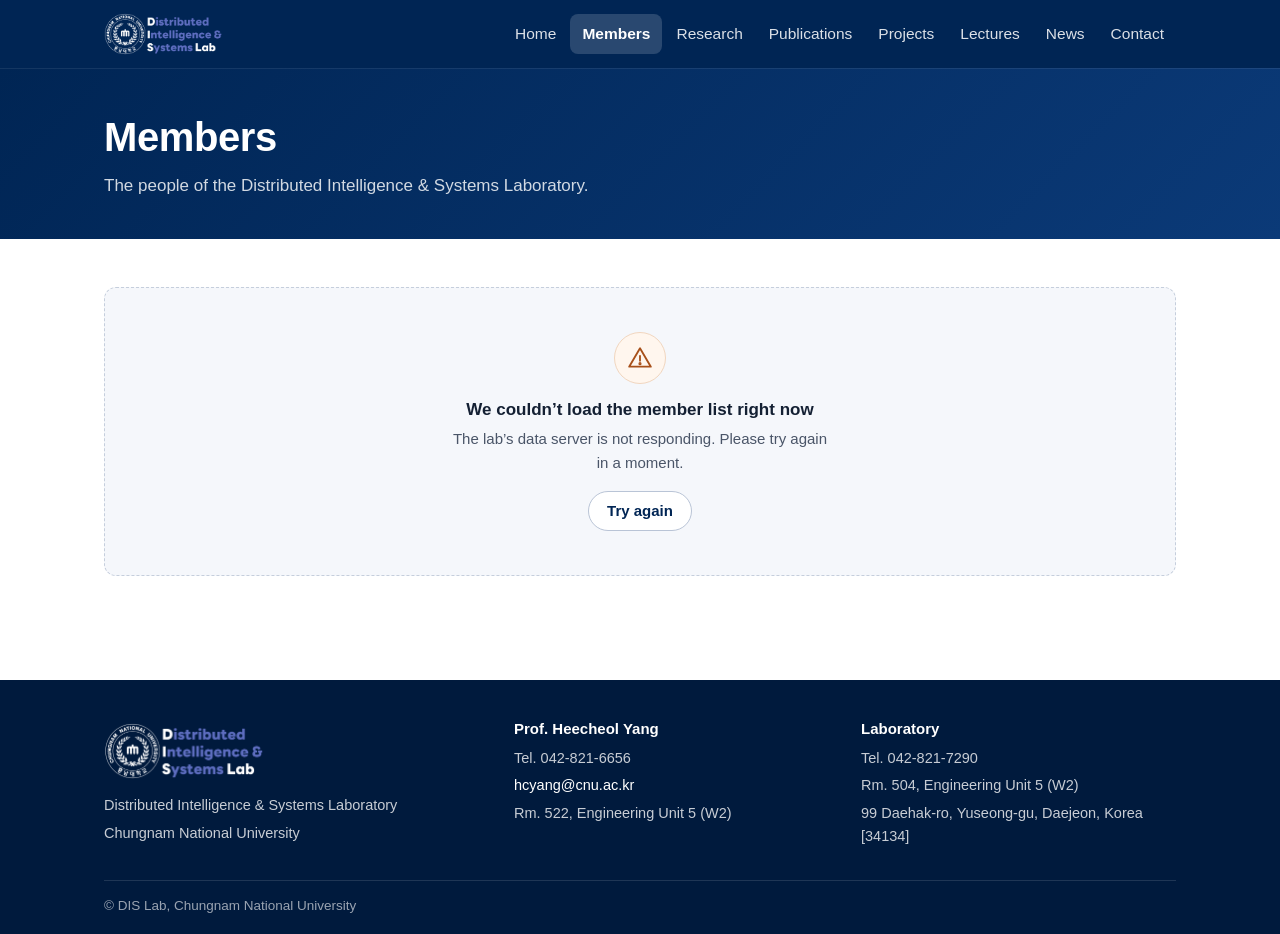
<file: members.html>
<!DOCTYPE html>
<html lang="en">
<head>
  <meta charset="UTF-8">
  <meta name="viewport" content="width=device-width, initial-scale=1.0">
  <meta name="referrer" content="strict-origin-when-cross-origin">
  <!-- No inline scripts or style attributes: page scripts live in assets/js/, styles in assets/css/site.css.
       Local dev reads the API from 127.0.0.1 / localhost (see assets/js/config.js). -->
  <meta http-equiv="Content-Security-Policy" content="default-src 'none'; script-src 'self'; style-src 'self' https://fonts.googleapis.com; font-src https://fonts.gstatic.com; img-src 'self' https: data:; connect-src https://api.dnclab.dev http://127.0.0.1:* http://localhost:*; object-src 'none'; base-uri 'none'; form-action 'none'">
  <title>Members - Distributed Intelligence &amp; Systems Laboratory</title>
  <meta name="description" content="The people of the Distributed Intelligence &amp; Systems Laboratory.">
  <meta property="og:type" content="website">
  <meta property="og:url" content="https://cnu-dislab.github.io/members.html">
  <meta property="og:title" content="Members - Distributed Intelligence &amp; Systems Laboratory">
  <meta property="og:description" content="The people of the Distributed Intelligence &amp; Systems Laboratory.">
  <meta property="og:image" content="https://cnu-dislab.github.io/assets/thumb.JPG">
  <link rel="icon" type="image/png" href="src/img/cnu_logo.png">
  <link rel="preconnect" href="https://fonts.googleapis.com">
  <link rel="preconnect" href="https://fonts.gstatic.com" crossorigin>
  <link href="https://fonts.googleapis.com/css2?family=Noto+Sans+KR:wght@400;500;700&amp;family=Rethink+Sans:wght@400;500;600;700&amp;display=swap" rel="stylesheet">
  <link rel="stylesheet" href="assets/css/site.css">
</head>
<body>
  <header class="site-header">
    <div class="container header-inner">
      <a class="brand" href="index.html" aria-label="DIS Lab home">
        <img src="src/img/lab_logo.png" width="1280" height="500" alt="Distributed Intelligence &amp; Systems Lab, Chungnam National University">
      </a>
      <button type="button" class="nav-toggle" aria-label="Menu" aria-expanded="false" aria-controls="site-nav"><span></span><span></span><span></span></button>
      <nav id="site-nav" class="site-nav" aria-label="Main">
        <a href="index.html">Home</a>
        <a href="members.html" aria-current="page">Members</a>
        <a href="research.html">Research</a>
        <a href="publications.html">Publications</a>
        <a href="projects.html">Projects</a>
        <a href="lectures.html">Lectures</a>
        <a href="news.html">News</a>
        <a href="contact.html">Contact</a>
      </nav>
    </div>
  </header>
  <main>
    <div class="page-head">
      <div class="container">
        <h1>Members</h1>
        <p>The people of the Distributed Intelligence &amp; Systems Laboratory.</p>
      </div>
    </div>
    <section class="section">
      <div class="container" id="membersRoot"></div>
    </section>
  </main>
  <footer class="site-footer">
    <div class="container footer-inner">
      <div class="footer-brand">
        <img src="src/img/lab_logo.png" width="1280" height="500" alt="" loading="lazy">
        <p>Distributed Intelligence &amp; Systems Laboratory</p>
        <p>Chungnam National University</p>
      </div>
      <div>
        <h2>Prof. Heecheol Yang</h2>
        <p>Tel. 042-821-6656</p>
        <p><a href="mailto:hcyang@cnu.ac.kr">hcyang@cnu.ac.kr</a></p>
        <p>Rm. 522, Engineering Unit 5 (W2)</p>
      </div>
      <div>
        <h2>Laboratory</h2>
        <p>Tel. 042-821-7290</p>
        <p>Rm. 504, Engineering Unit 5 (W2)</p>
        <p>99 Daehak-ro, Yuseong-gu, Daejeon, Korea [34134]</p>
      </div>
    </div>
    <div class="container footer-bottom"><span>&copy; DIS Lab, Chungnam National University</span></div>
  </footer>
  <script src="assets/js/config.js"></script>
  <script src="assets/js/site.js"></script>
  <script src="assets/js/members.js"></script>
</body>
</html>
</file>
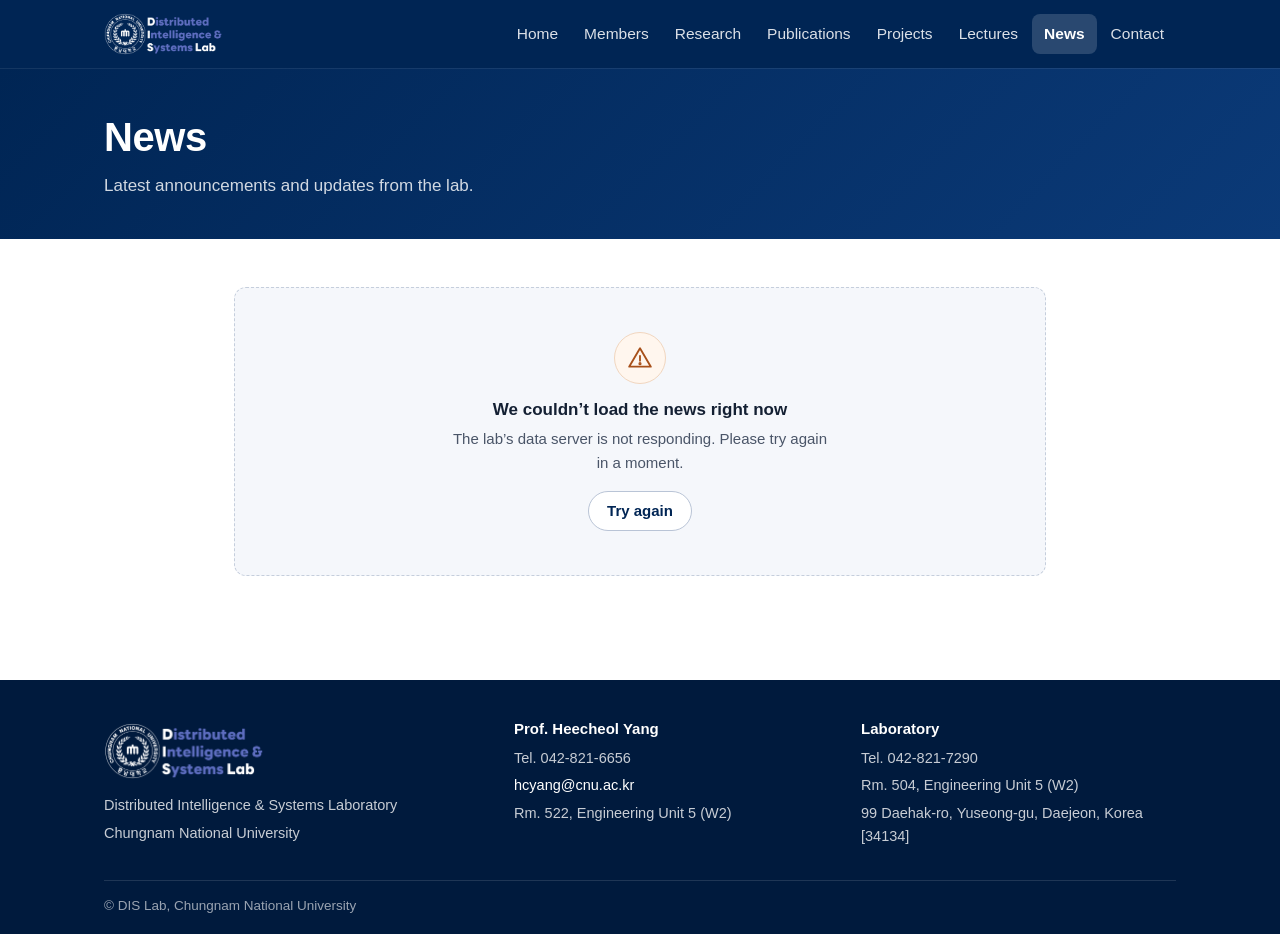
<file: news.html>
<!DOCTYPE html>
<html lang="en">
<head>
  <meta charset="UTF-8">
  <meta name="viewport" content="width=device-width, initial-scale=1.0">
  <meta name="referrer" content="strict-origin-when-cross-origin">
  <!-- No inline scripts or style attributes: page scripts live in assets/js/, styles in assets/css/site.css.
       Local dev reads the API from 127.0.0.1 / localhost (see assets/js/config.js). -->
  <meta http-equiv="Content-Security-Policy" content="default-src 'none'; script-src 'self'; style-src 'self' https://fonts.googleapis.com; font-src https://fonts.gstatic.com; img-src 'self' https: data:; connect-src https://api.dnclab.dev http://127.0.0.1:* http://localhost:*; object-src 'none'; base-uri 'none'; form-action 'none'">
  <title>News - Distributed Intelligence &amp; Systems Laboratory</title>
  <meta name="description" content="Latest announcements and updates from the Distributed Intelligence &amp; Systems Laboratory.">
  <meta property="og:type" content="website">
  <meta property="og:url" content="https://cnu-dislab.github.io/news.html">
  <meta property="og:title" content="News - Distributed Intelligence &amp; Systems Laboratory">
  <meta property="og:description" content="Latest announcements and updates from the Distributed Intelligence &amp; Systems Laboratory.">
  <meta property="og:image" content="https://cnu-dislab.github.io/assets/thumb.JPG">
  <link rel="icon" type="image/png" href="src/img/cnu_logo.png">
  <link rel="preconnect" href="https://fonts.googleapis.com">
  <link rel="preconnect" href="https://fonts.gstatic.com" crossorigin>
  <link href="https://fonts.googleapis.com/css2?family=Noto+Sans+KR:wght@400;500;700&amp;family=Rethink+Sans:wght@400;500;600;700&amp;display=swap" rel="stylesheet">
  <link rel="stylesheet" href="assets/css/site.css">
</head>
<body>
  <header class="site-header">
    <div class="container header-inner">
      <a class="brand" href="index.html" aria-label="DIS Lab home">
        <img src="src/img/lab_logo.png" width="1280" height="500" alt="Distributed Intelligence &amp; Systems Lab, Chungnam National University">
      </a>
      <button type="button" class="nav-toggle" aria-label="Menu" aria-expanded="false" aria-controls="site-nav"><span></span><span></span><span></span></button>
      <nav id="site-nav" class="site-nav" aria-label="Main">
        <a href="index.html">Home</a>
        <a href="members.html">Members</a>
        <a href="research.html">Research</a>
        <a href="publications.html">Publications</a>
        <a href="projects.html">Projects</a>
        <a href="lectures.html">Lectures</a>
        <a href="news.html" aria-current="page">News</a>
        <a href="contact.html">Contact</a>
      </nav>
    </div>
  </header>
  <main>
    <div class="page-head">
      <div class="container">
        <h1>News</h1>
        <p>Latest announcements and updates from the lab.</p>
      </div>
    </div>
    <section class="section">
      <div class="container container--narrow" id="newsContainer"></div>
    </section>
  </main>
  <footer class="site-footer">
    <div class="container footer-inner">
      <div class="footer-brand">
        <img src="src/img/lab_logo.png" width="1280" height="500" alt="" loading="lazy">
        <p>Distributed Intelligence &amp; Systems Laboratory</p>
        <p>Chungnam National University</p>
      </div>
      <div>
        <h2>Prof. Heecheol Yang</h2>
        <p>Tel. 042-821-6656</p>
        <p><a href="mailto:hcyang@cnu.ac.kr">hcyang@cnu.ac.kr</a></p>
        <p>Rm. 522, Engineering Unit 5 (W2)</p>
      </div>
      <div>
        <h2>Laboratory</h2>
        <p>Tel. 042-821-7290</p>
        <p>Rm. 504, Engineering Unit 5 (W2)</p>
        <p>99 Daehak-ro, Yuseong-gu, Daejeon, Korea [34134]</p>
      </div>
    </div>
    <div class="container footer-bottom"><span>&copy; DIS Lab, Chungnam National University</span></div>
  </footer>
  <script src="assets/js/config.js"></script>
  <script src="assets/js/site.js"></script>
  <script src="assets/js/news.js"></script>
</body>
</html>
</file>
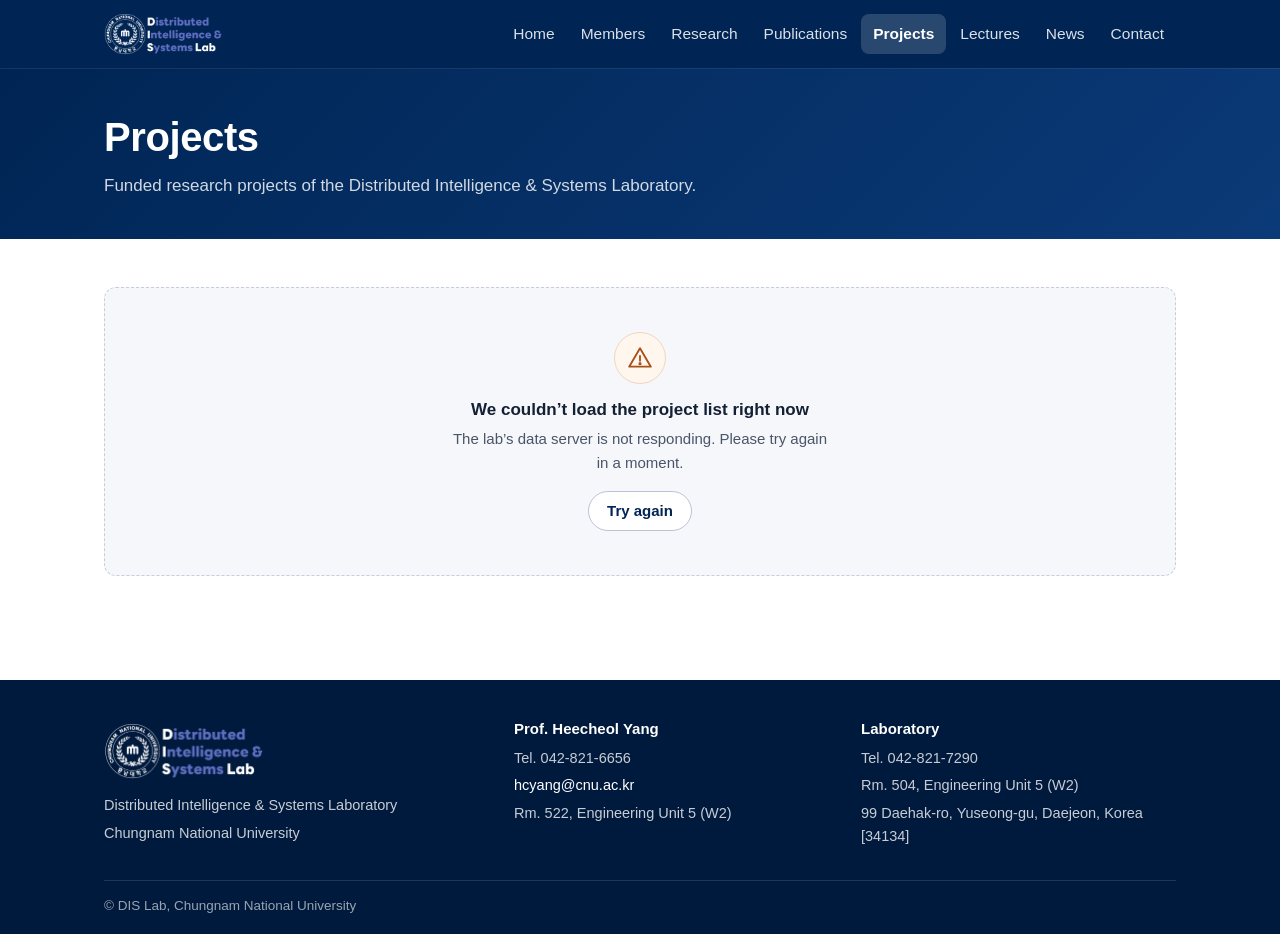
<file: projects.html>
<!DOCTYPE html>
<html lang="en">
<head>
  <meta charset="UTF-8">
  <meta name="viewport" content="width=device-width, initial-scale=1.0">
  <meta name="referrer" content="strict-origin-when-cross-origin">
  <!-- No inline scripts or style attributes: page scripts live in assets/js/, styles in assets/css/site.css.
       Local dev reads the API from 127.0.0.1 / localhost (see assets/js/config.js). -->
  <meta http-equiv="Content-Security-Policy" content="default-src 'none'; script-src 'self'; style-src 'self' https://fonts.googleapis.com; font-src https://fonts.gstatic.com; img-src 'self' https: data:; connect-src https://api.dnclab.dev http://127.0.0.1:* http://localhost:*; object-src 'none'; base-uri 'none'; form-action 'none'">
  <title>Projects - Distributed Intelligence &amp; Systems Laboratory</title>
  <meta name="description" content="Funded research projects of the Distributed Intelligence &amp; Systems Laboratory.">
  <meta property="og:type" content="website">
  <meta property="og:url" content="https://cnu-dislab.github.io/projects.html">
  <meta property="og:title" content="Projects - Distributed Intelligence &amp; Systems Laboratory">
  <meta property="og:description" content="Funded research projects of the Distributed Intelligence &amp; Systems Laboratory.">
  <meta property="og:image" content="https://cnu-dislab.github.io/assets/thumb.JPG">
  <link rel="icon" type="image/png" href="src/img/cnu_logo.png">
  <link rel="preconnect" href="https://fonts.googleapis.com">
  <link rel="preconnect" href="https://fonts.gstatic.com" crossorigin>
  <link href="https://fonts.googleapis.com/css2?family=Noto+Sans+KR:wght@400;500;700&amp;family=Rethink+Sans:wght@400;500;600;700&amp;display=swap" rel="stylesheet">
  <link rel="stylesheet" href="assets/css/site.css">
</head>
<body>
  <header class="site-header">
    <div class="container header-inner">
      <a class="brand" href="index.html" aria-label="DIS Lab home">
        <img src="src/img/lab_logo.png" width="1280" height="500" alt="Distributed Intelligence &amp; Systems Lab, Chungnam National University">
      </a>
      <button type="button" class="nav-toggle" aria-label="Menu" aria-expanded="false" aria-controls="site-nav"><span></span><span></span><span></span></button>
      <nav id="site-nav" class="site-nav" aria-label="Main">
        <a href="index.html">Home</a>
        <a href="members.html">Members</a>
        <a href="research.html">Research</a>
        <a href="publications.html">Publications</a>
        <a href="projects.html" aria-current="page">Projects</a>
        <a href="lectures.html">Lectures</a>
        <a href="news.html">News</a>
        <a href="contact.html">Contact</a>
      </nav>
    </div>
  </header>
  <main>
    <div class="page-head">
      <div class="container">
        <h1>Projects</h1>
        <p>Funded research projects of the Distributed Intelligence &amp; Systems Laboratory.</p>
      </div>
    </div>
    <section class="section">
      <div class="container" id="projectsContainer"></div>
    </section>
  </main>
  <footer class="site-footer">
    <div class="container footer-inner">
      <div class="footer-brand">
        <img src="src/img/lab_logo.png" width="1280" height="500" alt="" loading="lazy">
        <p>Distributed Intelligence &amp; Systems Laboratory</p>
        <p>Chungnam National University</p>
      </div>
      <div>
        <h2>Prof. Heecheol Yang</h2>
        <p>Tel. 042-821-6656</p>
        <p><a href="mailto:hcyang@cnu.ac.kr">hcyang@cnu.ac.kr</a></p>
        <p>Rm. 522, Engineering Unit 5 (W2)</p>
      </div>
      <div>
        <h2>Laboratory</h2>
        <p>Tel. 042-821-7290</p>
        <p>Rm. 504, Engineering Unit 5 (W2)</p>
        <p>99 Daehak-ro, Yuseong-gu, Daejeon, Korea [34134]</p>
      </div>
    </div>
    <div class="container footer-bottom"><span>&copy; DIS Lab, Chungnam National University</span></div>
  </footer>
  <script src="assets/js/config.js"></script>
  <script src="assets/js/site.js"></script>
  <script src="assets/js/projects.js"></script>
</body>
</html>
</file>
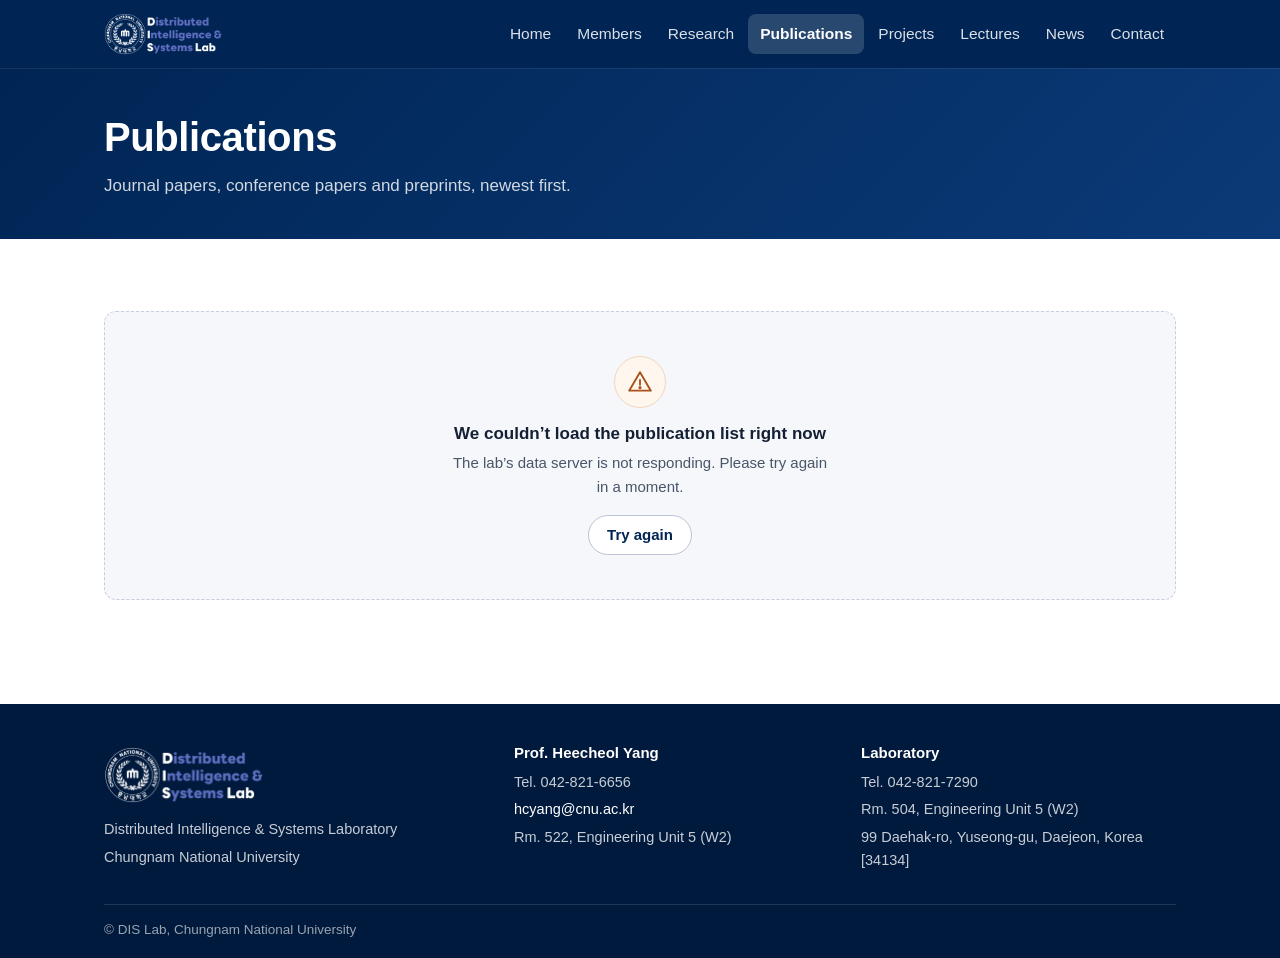
<file: publications.html>
<!DOCTYPE html>
<html lang="en">
<head>
  <meta charset="UTF-8">
  <meta name="viewport" content="width=device-width, initial-scale=1.0">
  <meta name="referrer" content="strict-origin-when-cross-origin">
  <!-- No inline scripts or style attributes: page scripts live in assets/js/, styles in assets/css/site.css.
       Local dev reads the API from 127.0.0.1 / localhost (see assets/js/config.js). -->
  <meta http-equiv="Content-Security-Policy" content="default-src 'none'; script-src 'self'; style-src 'self' https://fonts.googleapis.com; font-src https://fonts.gstatic.com; img-src 'self' https: data:; connect-src https://api.dnclab.dev http://127.0.0.1:* http://localhost:*; object-src 'none'; base-uri 'none'; form-action 'none'">
  <title>Publications - Distributed Intelligence &amp; Systems Laboratory</title>
  <meta name="description" content="Journal and conference papers from the Distributed Intelligence &amp; Systems Laboratory.">
  <meta property="og:type" content="website">
  <meta property="og:url" content="https://cnu-dislab.github.io/publications.html">
  <meta property="og:title" content="Publications - Distributed Intelligence &amp; Systems Laboratory">
  <meta property="og:description" content="Journal and conference papers from the Distributed Intelligence &amp; Systems Laboratory.">
  <meta property="og:image" content="https://cnu-dislab.github.io/assets/thumb.JPG">
  <link rel="icon" type="image/png" href="src/img/cnu_logo.png">
  <link rel="preconnect" href="https://fonts.googleapis.com">
  <link rel="preconnect" href="https://fonts.gstatic.com" crossorigin>
  <link href="https://fonts.googleapis.com/css2?family=Noto+Sans+KR:wght@400;500;700&amp;family=Rethink+Sans:wght@400;500;600;700&amp;display=swap" rel="stylesheet">
  <link rel="stylesheet" href="assets/css/site.css">
</head>
<body>
  <header class="site-header">
    <div class="container header-inner">
      <a class="brand" href="index.html" aria-label="DIS Lab home">
        <img src="src/img/lab_logo.png" width="1280" height="500" alt="Distributed Intelligence &amp; Systems Lab, Chungnam National University">
      </a>
      <button type="button" class="nav-toggle" aria-label="Menu" aria-expanded="false" aria-controls="site-nav"><span></span><span></span><span></span></button>
      <nav id="site-nav" class="site-nav" aria-label="Main">
        <a href="index.html">Home</a>
        <a href="members.html">Members</a>
        <a href="research.html">Research</a>
        <a href="publications.html" aria-current="page">Publications</a>
        <a href="projects.html">Projects</a>
        <a href="lectures.html">Lectures</a>
        <a href="news.html">News</a>
        <a href="contact.html">Contact</a>
      </nav>
    </div>
  </header>
  <main>
    <div class="page-head">
      <div class="container">
        <h1>Publications</h1>
        <p>Journal papers, conference papers and preprints, newest first.</p>
      </div>
    </div>
    <section class="section">
      <div class="container">
        <div class="pub-toolbar" id="pubToolbar" hidden>
          <div class="pub-search">
            <svg viewBox="0 0 24 24" aria-hidden="true"><circle cx="11" cy="11" r="6.5"/><path d="m16 16 4.5 4.5"/></svg>
            <input type="search" id="pubSearch" placeholder="Search title, author, venue or keyword" aria-label="Search publications" autocomplete="off">
          </div>
          <div class="chips" id="pubChips" role="group" aria-label="Filter by category"></div>
        </div>
        <div class="pub-summary" id="pubSummary" aria-live="polite"></div>
        <nav class="year-jump" id="yearJump" aria-label="Jump to year"></nav>
        <div id="pubList"></div>
      </div>
    </section>
  </main>
  <footer class="site-footer">
    <div class="container footer-inner">
      <div class="footer-brand">
        <img src="src/img/lab_logo.png" width="1280" height="500" alt="" loading="lazy">
        <p>Distributed Intelligence &amp; Systems Laboratory</p>
        <p>Chungnam National University</p>
      </div>
      <div>
        <h2>Prof. Heecheol Yang</h2>
        <p>Tel. 042-821-6656</p>
        <p><a href="mailto:hcyang@cnu.ac.kr">hcyang@cnu.ac.kr</a></p>
        <p>Rm. 522, Engineering Unit 5 (W2)</p>
      </div>
      <div>
        <h2>Laboratory</h2>
        <p>Tel. 042-821-7290</p>
        <p>Rm. 504, Engineering Unit 5 (W2)</p>
        <p>99 Daehak-ro, Yuseong-gu, Daejeon, Korea [34134]</p>
      </div>
    </div>
    <div class="container footer-bottom"><span>&copy; DIS Lab, Chungnam National University</span></div>
  </footer>
  <script src="assets/js/config.js"></script>
  <script src="assets/js/site.js"></script>
  <script src="assets/js/publications.js"></script>
</body>
</html>
</file>
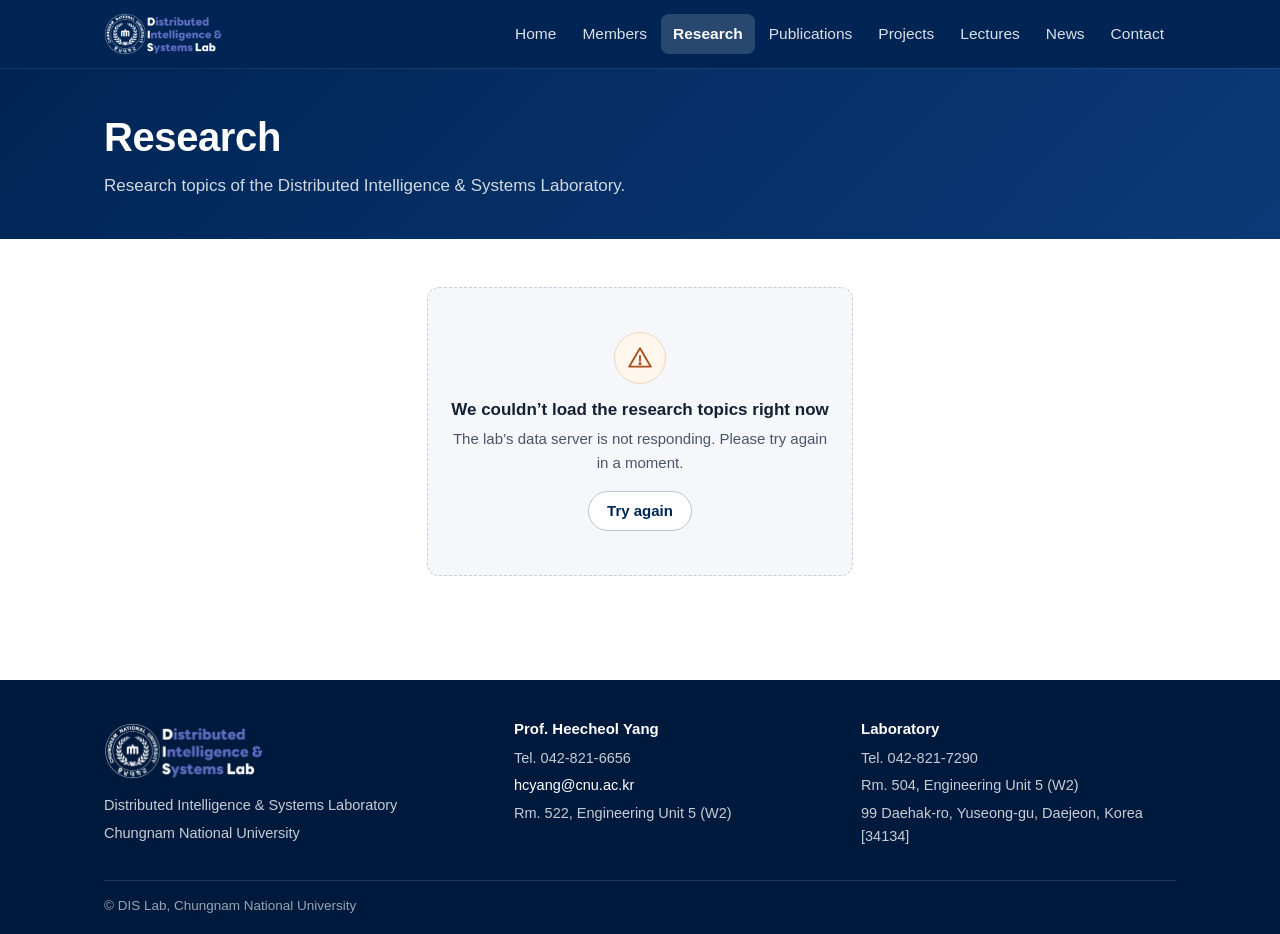
<file: research.html>
<!DOCTYPE html>
<html lang="en">
<head>
  <meta charset="UTF-8">
  <meta name="viewport" content="width=device-width, initial-scale=1.0">
  <meta name="referrer" content="strict-origin-when-cross-origin">
  <!-- No inline scripts or style attributes: page scripts live in assets/js/, styles in assets/css/site.css.
       Local dev reads the API from 127.0.0.1 / localhost (see assets/js/config.js). -->
  <meta http-equiv="Content-Security-Policy" content="default-src 'none'; script-src 'self'; style-src 'self' https://fonts.googleapis.com; font-src https://fonts.gstatic.com; img-src 'self' https: data:; connect-src https://api.dnclab.dev http://127.0.0.1:* http://localhost:*; object-src 'none'; base-uri 'none'; form-action 'none'">
  <title>Research - Distributed Intelligence &amp; Systems Laboratory</title>
  <meta name="description" content="Research topics of the Distributed Intelligence &amp; Systems Laboratory.">
  <meta property="og:type" content="website">
  <meta property="og:url" content="https://cnu-dislab.github.io/research.html">
  <meta property="og:title" content="Research - Distributed Intelligence &amp; Systems Laboratory">
  <meta property="og:description" content="Research topics of the Distributed Intelligence &amp; Systems Laboratory.">
  <meta property="og:image" content="https://cnu-dislab.github.io/assets/thumb.JPG">
  <link rel="icon" type="image/png" href="src/img/cnu_logo.png">
  <link rel="preconnect" href="https://fonts.googleapis.com">
  <link rel="preconnect" href="https://fonts.gstatic.com" crossorigin>
  <link href="https://fonts.googleapis.com/css2?family=Noto+Sans+KR:wght@400;500;700&amp;family=Rethink+Sans:wght@400;500;600;700&amp;display=swap" rel="stylesheet">
  <link rel="stylesheet" href="assets/css/site.css">
</head>
<body>
  <header class="site-header">
    <div class="container header-inner">
      <a class="brand" href="index.html" aria-label="DIS Lab home">
        <img src="src/img/lab_logo.png" width="1280" height="500" alt="Distributed Intelligence &amp; Systems Lab, Chungnam National University">
      </a>
      <button type="button" class="nav-toggle" aria-label="Menu" aria-expanded="false" aria-controls="site-nav"><span></span><span></span><span></span></button>
      <nav id="site-nav" class="site-nav" aria-label="Main">
        <a href="index.html">Home</a>
        <a href="members.html">Members</a>
        <a href="research.html" aria-current="page">Research</a>
        <a href="publications.html">Publications</a>
        <a href="projects.html">Projects</a>
        <a href="lectures.html">Lectures</a>
        <a href="news.html">News</a>
        <a href="contact.html">Contact</a>
      </nav>
    </div>
  </header>
  <main>
    <div class="page-head">
      <div class="container">
        <h1>Research</h1>
        <p>Research topics of the Distributed Intelligence &amp; Systems Laboratory.</p>
      </div>
    </div>
    <section class="section">
      <div class="container">
        <div class="grid-2" id="researchContainer"></div>
      </div>
    </section>
  </main>
  <footer class="site-footer">
    <div class="container footer-inner">
      <div class="footer-brand">
        <img src="src/img/lab_logo.png" width="1280" height="500" alt="" loading="lazy">
        <p>Distributed Intelligence &amp; Systems Laboratory</p>
        <p>Chungnam National University</p>
      </div>
      <div>
        <h2>Prof. Heecheol Yang</h2>
        <p>Tel. 042-821-6656</p>
        <p><a href="mailto:hcyang@cnu.ac.kr">hcyang@cnu.ac.kr</a></p>
        <p>Rm. 522, Engineering Unit 5 (W2)</p>
      </div>
      <div>
        <h2>Laboratory</h2>
        <p>Tel. 042-821-7290</p>
        <p>Rm. 504, Engineering Unit 5 (W2)</p>
        <p>99 Daehak-ro, Yuseong-gu, Daejeon, Korea [34134]</p>
      </div>
    </div>
    <div class="container footer-bottom"><span>&copy; DIS Lab, Chungnam National University</span></div>
  </footer>
  <script src="assets/js/config.js"></script>
  <script src="assets/js/site.js"></script>
  <script src="assets/js/research.js"></script>
</body>
</html>
</file>
<file: assets/css/site.css>
/* Shared styles for the DIS Lab public pages. No build step: plain CSS. */

:root {
  --navy: #002554;
  --navy-deep: #001a3d;
  --navy-soft: #0b3a78;
  --accent: #1d5fd1;
  --accent-soft: #e8f0fd;
  --sky: #9cc4ff;
  --ink: #142033;
  --ink-soft: #4a5568;
  --ink-faint: #6b7686;
  --line: #dfe4ec;
  --surface: #ffffff;
  --surface-alt: #f5f7fb;
  --radius: 12px;
  --shadow: 0 1px 2px rgba(0, 37, 84, .06), 0 6px 20px rgba(0, 37, 84, .06);
  --font: 'Rethink Sans', 'Noto Sans KR', -apple-system, BlinkMacSystemFont, 'Segoe UI', Roboto, 'Apple SD Gothic Neo', 'Malgun Gothic', sans-serif;
  --header-h: 68px;
}

*, *::before, *::after { box-sizing: border-box; }

html { -webkit-text-size-adjust: 100%; scroll-behavior: smooth; }

body {
  margin: 0;
  min-height: 100vh;
  display: flex;
  flex-direction: column;
  font-family: var(--font);
  font-size: 16px;
  line-height: 1.6;
  color: var(--ink);
  background: var(--surface);
  overflow-wrap: break-word;
  word-break: keep-all;
}

main { flex: 1 0 auto; }

[hidden] { display: none !important; }

img { max-width: 100%; height: auto; }

a { color: var(--accent); text-decoration: none; }
a:hover { text-decoration: underline; }

h1, h2, h3, h4 { line-height: 1.25; margin: 0; color: var(--navy); }
p { margin: 0 0 1em; }

:focus-visible { outline: 3px solid #6aa5ff; outline-offset: 2px; border-radius: 4px; }

.container { width: 100%; max-width: 1120px; margin: 0 auto; padding: 0 24px; }
.container--narrow { max-width: 860px; }

.sr-only {
  position: absolute; width: 1px; height: 1px; margin: -1px; padding: 0;
  overflow: hidden; clip: rect(0 0 0 0); white-space: nowrap; border: 0;
}

/* ---------- header / navigation ---------- */

.site-header {
  position: sticky; top: 0; z-index: 50;
  background: var(--navy);
  color: #fff;
  box-shadow: 0 1px 0 rgba(255, 255, 255, .08);
}
.site-header--overlay {
  position: absolute; left: 0; right: 0;
  background: transparent; box-shadow: none;
}
.header-inner {
  display: flex; align-items: center; justify-content: space-between;
  gap: 16px; min-height: var(--header-h);
}
.brand { display: inline-flex; align-items: center; flex: none; }
.brand img { display: block; height: 46px; width: auto; }

.site-nav { display: flex; align-items: center; gap: 2px; }
.site-nav a {
  color: rgba(255, 255, 255, .86);
  font-weight: 500; font-size: 15.5px;
  padding: 8px 12px; border-radius: 8px;
  transition: background-color .15s, color .15s;
}
.site-nav a:hover { color: #fff; background: rgba(255, 255, 255, .1); text-decoration: none; }
.site-nav a[aria-current="page"] { color: #fff; background: rgba(255, 255, 255, .16); font-weight: 700; }

.nav-toggle {
  display: none; flex: none;
  width: 44px; height: 44px; padding: 0;
  background: transparent; border: 1px solid rgba(255, 255, 255, .3); border-radius: 10px;
  cursor: pointer;
}
.nav-toggle span {
  display: block; width: 20px; height: 2px; margin: 4px auto;
  background: #fff; border-radius: 2px; transition: transform .2s, opacity .2s;
}
.nav-open .nav-toggle span:nth-child(1) { transform: translateY(6px) rotate(45deg); }
.nav-open .nav-toggle span:nth-child(2) { opacity: 0; }
.nav-open .nav-toggle span:nth-child(3) { transform: translateY(-6px) rotate(-45deg); }

@media (max-width: 900px) {
  .nav-toggle { display: block; }
  .site-nav {
    display: none;
    position: absolute; top: 100%; left: 0; right: 0;
    flex-direction: column; align-items: stretch; gap: 0;
    padding: 8px 16px 16px;
    background: var(--navy);
    border-top: 1px solid rgba(255, 255, 255, .12);
    box-shadow: 0 16px 30px rgba(0, 20, 50, .35);
  }
  .nav-open .site-nav { display: flex; }
  .site-nav a { padding: 12px; font-size: 17px; }
  .site-header { position: sticky; }
  .site-header--overlay { position: absolute; }
  .header-inner { position: static; }
}

/* ---------- page heading band ---------- */

.page-head {
  background: linear-gradient(135deg, var(--navy) 0%, var(--navy-soft) 100%);
  color: #fff;
  padding: 44px 0 40px;
}
.page-head h1 { color: #fff; font-size: clamp(28px, 4.5vw, 40px); font-weight: 700; letter-spacing: -.01em; }
.page-head p { margin: 10px 0 0; max-width: 64ch; color: rgba(255, 255, 255, .82); font-size: clamp(15px, 1.6vw, 17px); }

.section { padding: 48px 0; }
.section--alt { background: var(--surface-alt); }
.section + .section { padding-top: 16px; }
.section--alt + .section, .section + .section--alt { padding-top: 48px; }

.section-title {
  font-size: clamp(21px, 2.6vw, 26px); font-weight: 700; margin-bottom: 20px;
  display: flex; align-items: baseline; gap: 10px; flex-wrap: wrap;
}
.section-title .count { font-size: 14px; font-weight: 600; color: var(--ink-faint); }

/* ---------- buttons, badges, tags ---------- */

.btn {
  display: inline-flex; align-items: center; justify-content: center; gap: 6px;
  font: inherit; font-weight: 600; font-size: 15px; line-height: 1.2;
  padding: 10px 18px; border-radius: 999px; border: 1px solid transparent;
  cursor: pointer; text-decoration: none; transition: background-color .15s, border-color .15s, color .15s;
}
.btn:hover { text-decoration: none; }
.btn--primary { background: #fff; color: var(--navy); }
.btn--primary:hover { background: #e6eefb; }
.btn--ghost { color: #fff; border-color: rgba(255, 255, 255, .55); background: rgba(255, 255, 255, .04); }
.btn--ghost:hover { background: rgba(255, 255, 255, .14); }
.btn--outline { background: #fff; color: var(--navy); border-color: #b9c4d6; }
.btn--outline:hover { background: var(--accent-soft); border-color: var(--accent); }
.btn--small { font-size: 13px; padding: 6px 12px; }

.badge {
  display: inline-block; font-size: 12.5px; font-weight: 700; line-height: 1.3;
  padding: 3px 9px; border-radius: 6px;
  background: var(--accent-soft); color: #154aa6;
}
.badge--navy { background: var(--navy); color: #fff; }
.badge--muted { background: #eceff4; color: #455065; }
.badge--live { background: #e3f4ea; color: #17643a; }

.tags { display: flex; flex-wrap: wrap; gap: 6px; list-style: none; margin: 0; padding: 0; }
.tags li { font-size: 12.5px; color: #455065; background: #f0f2f6; border-radius: 999px; padding: 2px 10px; }

.card {
  background: var(--surface); border: 1px solid var(--line); border-radius: var(--radius);
  box-shadow: var(--shadow);
}

/* ---------- loading / error / empty states ---------- */

.state {
  text-align: center; padding: 44px 20px; margin: 0 auto;
  border: 1px dashed #c5cedc; border-radius: var(--radius); background: var(--surface-alt);
  grid-column: 1 / -1;
}
.state-icon {
  width: 52px; height: 52px; margin: 0 auto 12px; border-radius: 50%;
  display: grid; place-items: center; background: #fff; border: 1px solid var(--line); color: var(--navy);
}
.state-icon svg { width: 26px; height: 26px; fill: none; stroke: currentColor; stroke-width: 1.7; stroke-linecap: round; stroke-linejoin: round; }
.state--error .state-icon { color: #a8501a; background: #fff6ee; border-color: #f1d6bf; }
.state-title { font-weight: 700; font-size: 17px; color: var(--ink); margin: 0 0 4px; }
.state-text { color: var(--ink-soft); margin: 0 auto 16px; max-width: 46ch; font-size: 15px; }
.state .state-text:last-child { margin-bottom: 0; }

.skeleton-list { display: grid; gap: 16px; grid-column: 1 / -1; }
.skeleton-list--cards { grid-template-columns: repeat(auto-fill, minmax(240px, 1fr)); }
.skeleton {
  border: 1px solid var(--line); border-radius: var(--radius); padding: 20px; background: #fff;
}
.skeleton span {
  display: block; height: 12px; border-radius: 6px; margin-bottom: 12px;
  background: linear-gradient(90deg, #e9edf3 25%, #f5f7fa 40%, #e9edf3 60%);
  background-size: 300% 100%; animation: shimmer 1.4s linear infinite;
}
.skeleton span:nth-child(1) { width: 34%; }
.skeleton span:nth-child(2) { width: 88%; height: 16px; }
.skeleton span:nth-child(3) { width: 62%; margin-bottom: 0; }
.skeleton-list--cards .skeleton span:nth-child(1) { width: 100%; height: 110px; }
@keyframes shimmer { from { background-position: 100% 0; } to { background-position: -50% 0; } }

/* ---------- home ---------- */

.hero {
  position: relative; overflow: hidden;
  background: var(--navy); color: #fff;
  min-height: min(100vh, 780px);
  display: flex; align-items: center;
  padding: calc(var(--header-h) + 40px) 0 72px;
}
.hero-bg { position: absolute; inset: 0; z-index: 0; }
.hero::after {
  content: ''; position: absolute; inset: 0; z-index: 1; pointer-events: none;
  background: linear-gradient(90deg, rgba(0, 37, 84, .82) 0%, rgba(0, 37, 84, .45) 55%, rgba(0, 37, 84, 0) 100%);
}
.hero .container { position: relative; z-index: 2; }
.hero-kicker { font-weight: 600; font-size: clamp(15px, 1.8vw, 19px); color: var(--sky); margin: 0 0 14px; letter-spacing: .01em; }
.hero h1 { color: #fff; font-size: clamp(34px, 6.4vw, 68px); font-weight: 700; letter-spacing: -.02em; line-height: 1.08; max-width: 14ch; }
.hero-desc { margin: 22px 0 30px; font-size: clamp(16px, 2vw, 21px); color: rgba(255, 255, 255, .88); max-width: 44ch; }
.hero-actions { display: flex; flex-wrap: wrap; gap: 12px; }

.about-grid { display: grid; grid-template-columns: minmax(0, 5fr) minmax(0, 6fr); gap: 40px; align-items: start; }
.about-grid p { font-size: 17px; color: var(--ink-soft); }
.area-list { list-style: none; margin: 0; padding: 0; display: grid; gap: 12px; }
.area-list li {
  position: relative; padding: 16px 18px 16px 56px;
  border: 1px solid var(--line); border-radius: var(--radius); background: #fff; box-shadow: var(--shadow);
  font-weight: 500;
}
.area-list li::before {
  content: counter(area, decimal-leading-zero); counter-increment: area;
  position: absolute; left: 16px; top: 15px;
  font-weight: 700; font-size: 14px; color: var(--accent);
  width: 28px; height: 28px; display: grid; place-items: center; border-radius: 8px; background: var(--accent-soft);
}
.area-list { counter-reset: area; }

.section-head { display: flex; align-items: baseline; justify-content: space-between; gap: 16px; margin-bottom: 20px; flex-wrap: wrap; }
.section-head .section-title { margin-bottom: 0; }
.section-head a { font-weight: 600; }

.cta {
  background: linear-gradient(135deg, var(--navy) 0%, var(--navy-soft) 100%); color: #fff;
  border-radius: 16px; padding: 32px; display: flex; align-items: center; justify-content: space-between; gap: 24px; flex-wrap: wrap;
}
.cta h2 { color: #fff; font-size: clamp(20px, 2.6vw, 26px); margin-bottom: 8px; }
.cta p { margin: 0; color: rgba(255, 255, 255, .85); max-width: 62ch; }
.cta a:not(.btn) { color: #fff; text-decoration: underline; }
.cta > div { flex: 1 1 320px; }

/* ---------- news ---------- */

.news-list { list-style: none; margin: 0; padding: 0; display: grid; gap: 16px; }
.news-item { padding: 20px 22px; display: grid; grid-template-columns: 124px minmax(0, 1fr); gap: 6px 20px; }
.news-date { font-weight: 700; font-size: 14px; color: var(--accent); padding-top: 3px; }
.news-item h3 { font-size: 18px; font-weight: 700; color: var(--ink); margin-bottom: 6px; }
.news-item p { margin: 0; color: var(--ink-soft); font-size: 15.5px; }
.news-item .more { display: inline-block; margin-top: 10px; font-weight: 600; font-size: 14.5px; }
.news-year {
  font-size: 15px; font-weight: 700; color: var(--ink-faint); letter-spacing: .04em;
  margin: 12px 0 0; display: flex; align-items: center; gap: 12px;
}
.news-year::after { content: ''; flex: 1; height: 1px; background: var(--line); }
.news-list > .news-year:first-child { margin-top: 0; }
@media (max-width: 640px) {
  .news-item { grid-template-columns: 1fr; padding: 18px; }
}

/* ---------- members ---------- */

.prof { display: grid; grid-template-columns: 240px minmax(0, 1fr); gap: 32px; padding: 28px; align-items: start; }
.prof-photo { width: 100%; aspect-ratio: 3 / 4; object-fit: cover; object-position: top; border-radius: 10px; background: var(--surface-alt); display: block; }
.prof h2 { font-size: clamp(24px, 3vw, 30px); }
.prof-position { color: var(--ink-soft); font-weight: 600; margin: 4px 0 16px; }
.contact-lines { list-style: none; margin: 0 0 20px; padding: 0; display: grid; gap: 8px; }
.contact-lines li { display: grid; grid-template-columns: 20px minmax(0, 1fr); gap: 10px; align-items: start; color: var(--ink-soft); font-size: 15.5px; }
.contact-lines svg, .icon { width: 18px; height: 18px; margin-top: 4px; fill: none; stroke: var(--navy); stroke-width: 1.8; stroke-linecap: round; stroke-linejoin: round; }
.contact-lines a { color: inherit; }
.contact-lines a:hover { color: var(--accent); }

.info-grid { display: grid; grid-template-columns: repeat(2, minmax(0, 1fr)); gap: 16px; margin-top: 16px; }
.info-card { padding: 20px 22px; }
.info-card h3 { font-size: 16px; margin-bottom: 10px; }
.info-card ul { margin: 0; padding-left: 18px; color: var(--ink-soft); font-size: 15px; }
.info-card li { margin: 5px 0; }

.people { list-style: none; margin: 0; padding: 0; display: grid; grid-template-columns: repeat(auto-fill, minmax(210px, 1fr)); gap: 16px; }
.person { padding: 18px; text-align: center; }
.person-photo, .avatar-fallback.person-photo {
  width: 140px; height: auto; aspect-ratio: 7 / 9; border-radius: 12px; object-fit: cover; object-position: top;
  margin: 0 auto 12px; display: block; background: var(--surface-alt); border: 1px solid var(--line);
}
.avatar-fallback { display: grid !important; place-items: center; font-weight: 700; font-size: 36px; color: var(--navy); background: var(--accent-soft); }
.avatar-fallback.prof-photo { font-size: 56px; }
.person h3 { font-size: 17px; color: var(--ink); }
.person-links { display: flex; justify-content: center; gap: 8px; margin-top: 10px; flex-wrap: wrap; }
.person-links a, .person-links span {
  display: inline-flex; align-items: center; gap: 6px; font-size: 13.5px; font-weight: 600;
  color: var(--navy); border: 1px solid var(--line); border-radius: 999px; padding: 5px 12px;
}
.person-links span.is-disabled { cursor: default; }
.person-links a:hover { background: var(--accent-soft); border-color: var(--accent); text-decoration: none; }
.person-links svg { width: 15px; height: 15px; fill: none; stroke: currentColor; stroke-width: 1.8; stroke-linecap: round; stroke-linejoin: round; }
.person-email { font-size: 13.5px; color: var(--ink-faint); margin: 2px 0 0; overflow-wrap: anywhere; word-break: normal; }
.group + .group { margin-top: 40px; }

@media (max-width: 760px) {
  .prof { grid-template-columns: 1fr; padding: 20px; gap: 20px; }
  .prof-photo { max-width: 200px; margin: 0 auto; }
  .info-grid { grid-template-columns: 1fr; }
  .about-grid { grid-template-columns: 1fr; gap: 24px; }
}
@media (max-width: 480px) {
  .people { grid-template-columns: repeat(2, minmax(0, 1fr)); gap: 12px; }
  .person { padding: 14px 10px; }
  .person-photo, .avatar-fallback.person-photo { width: 104px; }
  .person-email { display: none; }
}

/* ---------- research / projects / lectures ---------- */

.grid-2 { display: grid; grid-template-columns: repeat(2, minmax(0, 1fr)); gap: 20px; }
.grid-3 { display: grid; grid-template-columns: repeat(auto-fill, minmax(280px, 1fr)); gap: 16px; }
@media (max-width: 760px) { .grid-2 { grid-template-columns: 1fr; } }

.research-card { overflow: hidden; display: flex; flex-direction: column; }
.research-img { background: #fff; border-bottom: 1px solid var(--line); aspect-ratio: 2 / 1; display: grid; place-items: center; padding: 12px; }
.research-img img { max-width: 100%; max-height: 100%; width: auto; height: auto; object-fit: contain; display: block; }
.research-body { padding: 20px 22px 22px; }
.research-body h2 { font-size: 20px; margin-bottom: 10px; }
.research-body ul { margin: 0; padding-left: 18px; color: var(--ink-soft); }
.research-body li { margin: 4px 0; }

.project { padding: 20px 22px; display: flex; flex-direction: column; gap: 10px; }
.project-img { border-radius: 8px; overflow: hidden; }
.project-img img { display: block; width: 100%; }
.project h3 { font-size: 18px; color: var(--ink); }
.project dl { margin: 0; display: grid; grid-template-columns: auto minmax(0, 1fr); gap: 4px 14px; font-size: 15px; }
.project dt { color: var(--ink-faint); font-weight: 600; }
.project dd { margin: 0; color: var(--ink-soft); }

.term { padding: 18px 20px; }
.term h3 { font-size: 17px; margin-bottom: 8px; display: flex; align-items: center; gap: 8px; flex-wrap: wrap; }
.term ul { margin: 0; padding-left: 18px; color: var(--ink-soft); font-size: 15px; }
.term li { margin: 4px 0; }

/* ---------- contact ---------- */

.steps { list-style: none; margin: 0; padding: 0; counter-reset: step; display: grid; gap: 14px; }
.steps li { position: relative; padding: 20px 22px 20px 74px; counter-increment: step; }
.steps li::before {
  content: counter(step); position: absolute; left: 20px; top: 20px;
  width: 38px; height: 38px; border-radius: 50%; display: grid; place-items: center;
  background: var(--navy); color: #fff; font-weight: 700;
}
.steps h3 { font-size: 18px; margin-bottom: 6px; }
.steps p { margin: 0; color: var(--ink-soft); }
.contact-card { padding: 22px; }
.contact-card h3 { font-size: 18px; margin-bottom: 12px; }
.contact-card .contact-lines { margin-bottom: 0; }
.contact-note { margin-top: 16px; color: var(--ink-faint); font-size: 14.5px; }
@media (max-width: 480px) {
  .steps li { padding: 66px 18px 18px; }
  .steps li::before { left: 18px; top: 16px; }
}

/* ---------- publications ---------- */

.pub-toolbar { display: grid; gap: 14px; margin-bottom: 8px; }
.pub-search { position: relative; max-width: 460px; }
.pub-search svg { position: absolute; left: 14px; top: 50%; width: 18px; height: 18px; transform: translateY(-50%); fill: none; stroke: var(--ink-faint); stroke-width: 2; stroke-linecap: round; pointer-events: none; }
.pub-search input {
  width: 100%; font: inherit; font-size: 16px; color: var(--ink);
  padding: 11px 16px 11px 42px; border: 1px solid #b9c4d6; border-radius: 999px; background: #fff;
}
.pub-search input:focus { outline: none; border-color: var(--accent); box-shadow: 0 0 0 3px rgba(29, 95, 209, .18); }

.chips { display: flex; flex-wrap: wrap; gap: 8px; }
.chip {
  font: inherit; font-size: 14.5px; font-weight: 600; line-height: 1.2; color: var(--navy);
  padding: 8px 14px; border-radius: 999px; border: 1px solid #b9c4d6; background: #fff; cursor: pointer;
  display: inline-flex; align-items: center; gap: 7px;
}
.chip:hover { background: var(--accent-soft); border-color: var(--accent); }
.chip[aria-pressed="true"] { background: var(--navy); border-color: var(--navy); color: #fff; }
.chip .n { font-size: 12.5px; font-weight: 700; opacity: .7; }

.pub-summary { display: flex; flex-wrap: wrap; align-items: center; gap: 8px 16px; margin: 14px 0 0; color: var(--ink-soft); font-size: 15px; }
.year-jump { display: flex; flex-wrap: wrap; gap: 4px; align-items: center; margin-top: 10px; font-size: 14px; color: var(--ink-faint); }
.year-jump a { padding: 2px 8px; border-radius: 6px; font-weight: 600; }
.year-jump a:hover { background: var(--accent-soft); text-decoration: none; }

.year-group { margin-top: 36px; scroll-margin-top: calc(var(--header-h) + 12px); }
.year-heading {
  display: flex; align-items: baseline; gap: 12px;
  font-size: 26px; font-weight: 700; color: var(--navy);
  padding-bottom: 8px; border-bottom: 2px solid var(--navy);
}
.year-heading .count { font-size: 14px; font-weight: 600; color: var(--ink-faint); }
.pub-list { list-style: none; margin: 0; padding: 0; }
.pub-empty { margin-top: 20px; }
.pub { padding: 18px 0; border-bottom: 1px solid var(--line); }
.pub-meta { display: flex; flex-wrap: wrap; align-items: center; gap: 8px; margin-bottom: 6px; font-size: 13px; color: var(--ink-faint); font-weight: 600; }
.pub-title { font-size: 18px; font-weight: 700; color: var(--ink); line-height: 1.35; }
.pub-title a { color: inherit; }
.pub-title a:hover { color: var(--accent); }
.pub-authors { margin: 6px 0 2px; color: var(--ink-soft); font-size: 15px; }
.pub-authors strong { color: var(--ink); font-weight: 700; }
.pub-venue { margin: 0; color: var(--ink-soft); font-size: 15px; }
.pub-venue em { font-style: italic; }
.pub-foot { display: flex; flex-wrap: wrap; align-items: center; justify-content: space-between; gap: 10px; margin-top: 10px; }
.pub-actions { display: flex; gap: 8px; flex-wrap: wrap; }
.pub-actions .btn.is-copied { background: #e3f4ea; border-color: #7cc49a; color: #17643a; }
.badge--journal { background: #e6eefc; color: #154aa6; }
.badge--conf { background: #e5f3ee; color: #12614a; }
.badge--preprint { background: #fbeedb; color: #8a4b08; }
.badge--other { background: #eceff4; color: #455065; }

/* ---------- footer ---------- */

.site-footer { background: var(--navy-deep); color: rgba(255, 255, 255, .78); margin-top: 56px; font-size: 14.5px; }
.footer-inner { display: grid; grid-template-columns: minmax(0, 1.2fr) minmax(0, 1fr) minmax(0, 1fr); gap: 32px; padding-top: 40px; padding-bottom: 28px; }
.footer-brand img { display: block; height: 62px; width: auto; margin-bottom: 12px; }
.site-footer h2 { color: #fff; font-size: 15px; font-weight: 700; margin-bottom: 8px; }
.site-footer p { margin: 0 0 4px; }
.site-footer a { color: #fff; }
.footer-bottom { font-size: 13.5px; color: rgba(255, 255, 255, .6); }
.footer-bottom span { display: block; border-top: 1px solid rgba(255, 255, 255, .12); padding: 14px 0 18px; }
@media (max-width: 760px) {
  .footer-inner { grid-template-columns: 1fr; gap: 22px; }
  .section { padding: 36px 0; }
  .page-head { padding: 32px 0 28px; }
  .container { padding-left: 18px; padding-right: 18px; }
  .hero::after { background: rgba(0, 37, 84, .6); }
  .cta { padding: 24px 20px; }
  .brand img { height: 40px; }
}

@media (prefers-reduced-motion: reduce) {
  html { scroll-behavior: auto; }
  .skeleton span { animation: none; }
  * { transition: none !important; }
}
</file>
<file: assets/css/admin.css>
/* Admin area styles. Loaded after site.css and built on its tokens, cards and buttons. */

/*
 * Clickjacking guard. GitHub Pages cannot send X-Frame-Options and a meta CSP cannot set
 * frame-ancestors, so admin pages stay hidden until admin.js confirms they are the top-level
 * window and adds .unframed to <html>. Inside any frame (including sandboxed frames that block
 * scripts or top navigation) nothing is rendered, so nothing can be clicked or focused.
 * Without JavaScript the admin pages stay blank, which is fine: they need JavaScript anyway.
 */
html:not(.unframed) { display: none !important; }

body.admin { background: var(--surface-alt); }

/* ---------- header ---------- */

.admin-header .brand { gap: 10px; }
.admin-header .brand:hover { text-decoration: none; }
.admin-badge {
  font-size: 12px; font-weight: 700; letter-spacing: .08em; text-transform: uppercase;
  color: var(--navy); background: var(--sky); border-radius: 6px; padding: 3px 8px;
}
.admin-nav-meta {
  display: flex; align-items: center; gap: 12px;
  margin-left: 10px; padding-left: 14px; border-left: 1px solid rgba(255, 255, 255, .22);
}
.admin-user { font-size: 13.5px; color: rgba(255, 255, 255, .78); white-space: nowrap; }
.admin-user strong { color: #fff; }
.site-nav a.admin-site-link { font-size: 13.5px; padding: 6px 8px; white-space: nowrap; }
.admin-header .btn--ghost { white-space: nowrap; }

@media (max-width: 1100px) {
  .admin-header .site-nav a { padding-left: 9px; padding-right: 9px; font-size: 15px; }
  .admin-nav-meta { gap: 8px; margin-left: 6px; padding-left: 10px; }
}
@media (max-width: 1010px) {
  /* Same collapsed menu as the public header, switched on a little earlier (more items). */
  .admin-header .nav-toggle { display: block; }
  .admin-header .site-nav {
    display: none;
    position: absolute; top: 100%; left: 0; right: 0;
    flex-direction: column; align-items: stretch; gap: 0;
    padding: 8px 16px 16px;
    background: var(--navy);
    border-top: 1px solid rgba(255, 255, 255, .12);
    box-shadow: 0 16px 30px rgba(0, 20, 50, .35);
  }
  .admin-header.nav-open .site-nav { display: flex; }
  .admin-header .site-nav a { padding: 12px; font-size: 17px; }
  .admin-nav-meta {
    flex-wrap: wrap; margin: 8px 0 0; padding: 14px 12px 0;
    border-left: 0; border-top: 1px solid rgba(255, 255, 255, .22);
  }
  .admin-user { flex: 1 1 100%; font-size: 15px; }
  .site-nav a.admin-site-link { padding: 8px 0; font-size: 15px; margin-right: auto; }
}

.admin-footer { margin-top: 24px; }
.admin-footer .footer-bottom span { border-top: 0; }

/* ---------- layout ---------- */

.admin-root { display: grid; gap: 24px; }
.admin-panel { padding: 24px 26px 26px; min-width: 0; }
.admin-panel.is-editing { border-color: var(--accent); box-shadow: 0 0 0 3px rgba(29, 95, 209, .16), var(--shadow); }
.panel-title { font-size: 21px; font-weight: 700; margin-bottom: 16px; display: flex; align-items: baseline; gap: 10px; }
.panel-title .count { font-size: 14px; font-weight: 600; color: var(--ink-faint); }
.panel-lead { margin: -8px 0 18px; color: var(--ink-soft); font-size: 15px; }
.edit-note {
  margin: -4px 0 18px; padding: 10px 14px; border-radius: 8px;
  background: var(--accent-soft); color: #154aa6; font-size: 14.5px; font-weight: 600;
  overflow-wrap: anywhere; word-break: normal;
}
.muted { color: var(--ink-faint); }

/* ---------- buttons ---------- */

.btn--solid { background: var(--navy); color: #fff; border-color: var(--navy); }
.btn--solid:hover { background: var(--navy-soft); border-color: var(--navy-soft); }
.btn--danger { background: #b3261e; color: #fff; border-color: #b3261e; }
.btn--danger:hover { background: #8f1d17; border-color: #8f1d17; }
.btn--danger-outline { background: #fff; color: #a3221b; border-color: #e3b5b1; }
.btn--danger-outline:hover { background: #fdf0ef; border-color: #b3261e; }
.btn:disabled, .btn[disabled] { opacity: .55; cursor: not-allowed; pointer-events: none; }

/* ---------- forms ---------- */

.form-grid { display: grid; grid-template-columns: repeat(2, minmax(0, 1fr)); gap: 16px 20px; }
.field { min-width: 0; }
.field--wide { grid-column: 1 / -1; }
.field label { display: block; font-weight: 600; font-size: 14.5px; color: var(--ink); margin-bottom: 6px; }
.field .optional { font-weight: 400; color: var(--ink-faint); }
.field input, .field select, .field textarea,
.list-filter {
  display: block; width: 100%; font: inherit; font-size: 16px; color: var(--ink);
  padding: 10px 12px; border: 1px solid #b9c4d6; border-radius: 8px; background: #fff;
}
.field select { height: 46px; }
.field textarea { resize: vertical; min-height: 96px; line-height: 1.5; }
.field input:focus, .field select:focus, .field textarea:focus, .list-filter:focus {
  outline: none; border-color: var(--accent); box-shadow: 0 0 0 3px rgba(29, 95, 209, .18);
}
.field .custom-input { margin-top: 8px; }
.field .hint { margin: 6px 0 0; font-size: 13.5px; color: var(--ink-faint); line-height: 1.45; }
.field.is-invalid input, .field.is-invalid select, .field.is-invalid textarea { border-color: #b3261e; box-shadow: 0 0 0 3px rgba(179, 38, 30, .14); }
.field.is-invalid label { color: #a3221b; }

.form-alert {
  margin: 18px 0 0; padding: 11px 14px; border-radius: 8px; font-size: 15px; font-weight: 500;
  border: 1px solid transparent; overflow-wrap: anywhere; word-break: normal;
}
.form-alert--error { background: #fdf0ef; border-color: #f0c4c0; color: #8f1d17; }
.form-alert--warn { background: #fff6e5; border-color: #f0d9a8; color: #7a4d00; }
.form-alert--info { background: var(--accent-soft); border-color: #c6d8f7; color: #154aa6; }
.form-alert--ok { background: #e3f4ea; border-color: #b4dcc4; color: #17643a; }
.form-actions { display: flex; flex-wrap: wrap; gap: 10px; margin-top: 20px; }

/* ---------- list ---------- */

.list-toolbar { display: flex; flex-wrap: wrap; align-items: center; justify-content: space-between; gap: 12px; margin-bottom: 14px; }
.list-filter { max-width: 320px; border-radius: 999px; padding: 8px 16px; font-size: 15px; }
.list-actions { display: flex; flex-wrap: wrap; gap: 8px; margin-left: auto; }

.table-wrap { overflow-x: auto; border: 1px solid var(--line); border-radius: 10px; }
.admin-table { width: 100%; border-collapse: collapse; font-size: 14.5px; }
.admin-table th, .admin-table td { padding: 10px 12px; text-align: left; vertical-align: top; border-bottom: 1px solid var(--line); }
.admin-table thead th { background: var(--surface-alt); color: var(--ink-soft); font-size: 12.5px; font-weight: 700; letter-spacing: .04em; text-transform: uppercase; white-space: nowrap; }
.admin-table tbody tr:last-child td { border-bottom: 0; }
.admin-table tbody tr:hover { background: #fafbfd; }
.admin-table tbody tr.is-editing { background: var(--accent-soft); }
.admin-table td { overflow-wrap: anywhere; word-break: normal; color: var(--ink-soft); }
.admin-table .col-check { width: 36px; }
.admin-table .col-check input { width: 18px; height: 18px; margin: 2px 0 0; accent-color: var(--navy); }
.admin-table .col-id { width: 48px; color: var(--ink-faint); font-variant-numeric: tabular-nums; }
.admin-table .col-main { min-width: 220px; }
.admin-table .col-nowrap { white-space: nowrap; overflow-wrap: normal; }
.admin-table .col-thumb { width: 64px; }
.admin-table .col-actions { width: 1%; white-space: nowrap; }
.admin-table .col-actions .btn + .btn { margin-left: 6px; }
.cell-stack strong { display: block; color: var(--ink); font-weight: 600; }
.cell-stack span { display: block; font-size: 13.5px; color: var(--ink-faint); margin-top: 2px; }
.cell-list { margin: 0; padding-left: 18px; }
.thumb { display: block; width: 48px; height: 48px; object-fit: cover; object-position: top; border-radius: 8px; border: 1px solid var(--line); background: var(--surface-alt); }

@media (max-width: 760px) {
  .admin-panel { padding: 18px 16px 20px; }
  .form-grid { grid-template-columns: 1fr; }
  .list-filter { max-width: none; }
  .list-actions { margin-left: 0; }

  /* Rows become cards so nothing needs horizontal scrolling. */
  .table-wrap { border: 0; overflow: visible; }
  .admin-table, .admin-table tbody { display: block; }
  .admin-table thead { display: none; }
  .admin-table tbody tr {
    position: relative; display: flex; flex-direction: column; gap: 6px;
    padding: 14px 14px 14px 46px; margin-bottom: 12px; border: 1px solid var(--line); border-radius: 10px; background: #fff;
  }
  .admin-table tbody tr.is-editing { background: var(--accent-soft); border-color: var(--accent); }
  .admin-table tbody tr:last-child { margin-bottom: 0; }
  .admin-table tbody td, .admin-table tbody tr:last-child td { display: block; padding: 0; border: 0; width: auto; min-width: 0; }
  .admin-table tbody td.col-check { position: absolute; left: 14px; top: 14px; }
  .admin-table tbody td[data-label]::before {
    content: attr(data-label); display: block;
    font-size: 11.5px; font-weight: 700; letter-spacing: .05em; text-transform: uppercase; color: var(--ink-faint);
  }
  .admin-table tbody td.col-main::before, .admin-table tbody td.col-thumb::before { display: none; }
  .admin-table tbody td.col-main { order: -1; }
  .admin-table tbody td.col-id { display: none; }
  .admin-table tbody td.col-nowrap { white-space: normal; }
  .admin-table tbody td.col-actions { white-space: normal; padding-top: 6px; width: auto; }
  .admin-table tbody td.col-thumb, .admin-table tbody td.col-check, .admin-table tbody td.col-main { width: auto; min-width: 0; }
}

/* ---------- confirm dialog ---------- */

dialog.confirm {
  width: min(440px, calc(100vw - 32px)); padding: 24px; border: 0; border-radius: 14px;
  box-shadow: 0 24px 60px rgba(0, 20, 50, .35); color: var(--ink); font: inherit;
}
dialog.confirm::backdrop { background: rgba(0, 26, 61, .5); }
dialog.confirm h2 { font-size: 19px; margin-bottom: 8px; }
dialog.confirm p { margin: 0 0 10px; color: var(--ink-soft); }
.confirm-items { margin: 0 0 6px; padding: 10px 12px 10px 28px; max-height: 190px; overflow: auto; background: var(--surface-alt); border-radius: 8px; font-size: 14.5px; overflow-wrap: anywhere; word-break: normal; }
.confirm-items .more { list-style: none; margin-left: -16px; color: var(--ink-faint); }
.confirm-actions { display: flex; justify-content: flex-end; flex-wrap: wrap; gap: 10px; margin-top: 18px; }

/* ---------- toasts ---------- */

.toast-region { position: fixed; right: 16px; bottom: 16px; left: 16px; z-index: 100; display: grid; gap: 8px; justify-items: end; pointer-events: none; }
.toast {
  pointer-events: auto; display: flex; align-items: flex-start; gap: 12px; max-width: min(420px, 100%);
  padding: 12px 12px 12px 16px; border-radius: 10px; color: #fff; background: #17643a;
  box-shadow: 0 10px 30px rgba(0, 20, 50, .3); font-size: 15px; font-weight: 500; overflow-wrap: anywhere; word-break: normal;
}
.toast--error { background: #8f1d17; }
.toast-close { flex: none; font: inherit; font-size: 20px; line-height: 1; color: inherit; background: transparent; border: 0; padding: 0 4px; cursor: pointer; opacity: .8; }
.toast-close:hover { opacity: 1; }

/* ---------- login ---------- */

body.admin-login { background: linear-gradient(135deg, var(--navy) 0%, var(--navy-soft) 100%); }
.login-main { flex: 1 0 auto; display: grid; place-items: center; padding: 32px 16px; }
.login-card { width: 100%; max-width: 420px; overflow: hidden; }
.login-brand { background: var(--navy); padding: 22px 28px; text-align: center; }
.login-brand img { display: block; height: 58px; width: auto; margin: 0 auto; }
.login-body { padding: 26px 28px 28px; }
.login-body h1 { font-size: 22px; margin-bottom: 4px; }
.login-body .panel-lead { margin: 0 0 18px; }
.login-body .field + .field { margin-top: 14px; }
.login-body .form-alert { margin: 0 0 16px; }
.login-body .btn { width: 100%; margin-top: 20px; padding: 12px 18px; font-size: 16px; }
.login-back { display: block; margin-top: 16px; text-align: center; font-size: 14.5px; }
.noscript-note { margin: 24px auto; max-width: 520px; padding: 16px; text-align: center; background: #fff; border: 1px solid var(--line); border-radius: var(--radius); }
</file>
<file: assets/css/admin-assistant.css>
/*
 * Chat assistant widget for the admin pages (assets/js/admin-assistant.js).
 * Loaded after site.css + admin.css and built on their tokens, buttons and alert colours.
 */

/* ---------- launcher ---------- */

.asst-launcher {
  position: fixed; right: 20px; bottom: 20px; z-index: 90;
  width: 58px; height: 58px; padding: 0; border-radius: 50%;
  display: grid; place-items: center;
  color: #fff; background: var(--navy); border: 1px solid rgba(255, 255, 255, .18);
  box-shadow: 0 10px 30px rgba(0, 20, 50, .3);
  cursor: pointer; transition: background-color .15s, transform .15s;
}
.asst-launcher:hover { background: var(--navy-soft); transform: translateY(-2px); }
.asst-launcher:focus-visible { outline: 3px solid #6aa5ff; outline-offset: 3px; border-radius: 50%; }
.asst-launcher .asst-icon { width: 27px; height: 27px; }
.asst-launcher-dot {
  display: none; position: absolute; top: 3px; right: 3px; width: 14px; height: 14px;
  border-radius: 50%; background: var(--sky); border: 2px solid #fff;
}
.asst-launcher.has-unread .asst-launcher-dot { display: block; }
.asst-launcher.is-busy .asst-launcher-dot { display: block; animation: asst-pulse 1.2s ease-in-out infinite; }

.asst-icon { width: 20px; height: 20px; flex: none; fill: none; stroke: currentColor; stroke-width: 1.8; stroke-linecap: round; stroke-linejoin: round; }

/* Keep the admin toasts clear of the launcher and of the open panel. */
body.has-assistant .toast-region { bottom: 92px; }
html.assistant-open body.has-assistant .toast-region { bottom: 16px; right: calc(20px + min(420px, 100vw - 40px) + 16px); }

/* ---------- panel ---------- */

.asst-panel {
  position: fixed; right: 20px; bottom: 20px; z-index: 90;
  width: min(420px, calc(100vw - 40px));
  height: min(680px, calc(100vh - 40px)); height: min(680px, calc(100dvh - 40px));
  display: flex; flex-direction: column; overflow: hidden;
  background: var(--surface-alt); color: var(--ink);
  border: 1px solid var(--line); border-radius: 16px;
  box-shadow: 0 24px 60px rgba(0, 20, 50, .35);
  font-size: 15px; line-height: 1.5;
  /* Rethink Sans turns "(1)" into a circled digit; model text and field values must show as written. */
  font-variant-ligatures: none; font-feature-settings: "liga" 0, "dlig" 0, "calt" 0;
  animation: asst-in .18s ease-out;
}

.asst-head {
  flex: none; display: flex; align-items: center; gap: 4px;
  padding: 12px 10px 12px 18px; color: #fff;
  background: linear-gradient(135deg, var(--navy) 0%, var(--navy-soft) 100%);
}
.asst-head-text { flex: 1 1 auto; min-width: 0; }
.asst-title { color: #fff; font-size: 17px; font-weight: 700; }
.asst-sub { margin: 1px 0 0; font-size: 13px; color: rgba(255, 255, 255, .78); }
.asst-head-btn {
  flex: none; width: 40px; height: 40px; padding: 0; display: grid; place-items: center;
  color: #fff; background: transparent; border: 0; border-radius: 10px; cursor: pointer;
  transition: background-color .15s;
}
.asst-head-btn:hover { background: rgba(255, 255, 255, .14); }
.asst-head-btn:disabled { opacity: .4; cursor: default; background: transparent; }
.asst-head-btn .asst-icon { width: 22px; height: 22px; }

/* ---------- conversation ---------- */

.asst-log {
  flex: 1 1 auto; min-height: 0; overflow-y: auto; overscroll-behavior: contain;
  padding: 16px 14px; display: flex; flex-direction: column; gap: 10px;
}
.asst-log:focus { outline: none; }
.asst-log > * { flex: none; }

.asst-row { display: flex; }
.asst-row--user { justify-content: flex-end; }
.asst-bubble {
  max-width: 88%; padding: 9px 13px; border-radius: 14px;
  overflow-wrap: anywhere;
}
.asst-bubble--user { background: var(--navy); color: #fff; border-bottom-right-radius: 4px; }
.asst-bubble--user.is-failed { background: #5b6b84; }
.asst-bubble--assistant { background: var(--surface); border: 1px solid var(--line); border-bottom-left-radius: 4px; box-shadow: 0 1px 2px rgba(0, 37, 84, .05); }
.asst-plain { margin: 0; white-space: pre-wrap; }

.asst-sent-files { list-style: none; margin: 8px 0 2px; padding: 0; display: grid; gap: 4px; }
.asst-sent-files li {
  display: flex; align-items: center; gap: 6px; font-size: 13px;
  padding: 4px 8px; border-radius: 8px; background: rgba(255, 255, 255, .14);
}
.asst-sent-files .asst-icon { width: 15px; height: 15px; }

.asst-md > :last-child { margin-bottom: 0; }
.asst-md p { margin: 0 0 .6em; }
.asst-md ul, .asst-md ol { margin: 0 0 .6em; padding-left: 20px; }
.asst-md li + li { margin-top: 2px; }
.asst-md-heading { font-weight: 700; color: var(--navy); }
.asst-md code { font-family: ui-monospace, SFMono-Regular, Menlo, Consolas, monospace; font-size: .9em; background: #eef1f6; border-radius: 4px; padding: 1px 5px; }
.asst-md pre { margin: 0 0 .6em; padding: 10px 12px; overflow-x: auto; background: #eef1f6; border-radius: 8px; }
.asst-md pre code { background: transparent; padding: 0; white-space: pre; }
.asst-md a { text-decoration: underline; text-underline-offset: 2px; }

/* waiting */
.asst-wait { display: flex; align-items: center; gap: 10px; }
.asst-dots { flex: none; display: inline-flex; gap: 4px; }
.asst-dots span { width: 7px; height: 7px; border-radius: 50%; background: var(--accent); animation: asst-bounce 1.2s ease-in-out infinite; }
.asst-dots span:nth-child(2) { animation-delay: .15s; }
.asst-dots span:nth-child(3) { animation-delay: .3s; }
.asst-wait-body { flex: 1 1 auto; min-width: 0; color: var(--ink-soft); font-size: 14.5px; }
.asst-wait-clock { margin-left: 6px; color: var(--ink-faint); font-size: 13px; font-variant-numeric: tabular-nums; white-space: nowrap; }
.asst-cancel, .asst-more {
  flex: none; font: inherit; font-size: 13px; font-weight: 600; color: var(--accent);
  background: transparent; border: 0; padding: 2px 4px; border-radius: 4px; cursor: pointer;
}
.asst-cancel:hover, .asst-more:hover { text-decoration: underline; }

/* request errors / calm notices under a message that did not go through */
.asst-alert {
  display: flex; gap: 10px; padding: 11px 12px; border-radius: 10px; border: 1px solid transparent;
  overflow-wrap: anywhere;
}
.asst-alert > .asst-icon { margin-top: 1px; }
.asst-alert--error { background: #fdf0ef; border-color: #f0c4c0; color: #8f1d17; }
.asst-alert--info { background: var(--accent-soft); border-color: #c6d8f7; color: #154aa6; }
.asst-alert-body { flex: 1 1 auto; min-width: 0; }
.asst-alert-title { margin: 0; font-weight: 700; font-size: 14.5px; }
.asst-alert-text { margin: 2px 0 0; font-size: 14px; }
.asst-alert-actions { display: flex; flex-wrap: wrap; gap: 8px; margin-top: 10px; }

/* ---------- proposals ---------- */

.asst-proposals { display: grid; gap: 8px; }
.asst-proposals-head { display: flex; align-items: center; justify-content: space-between; gap: 10px; min-height: 30px; padding: 2px 2px 0; }
.asst-proposals-title { font-size: 12px; font-weight: 700; letter-spacing: .05em; text-transform: uppercase; color: var(--ink-faint); }
.asst-cards { list-style: none; margin: 0; padding: 0; display: grid; gap: 10px; }

.asst-card {
  background: var(--surface); border: 1px solid var(--line); border-left: 4px solid var(--accent);
  border-radius: 10px; padding: 12px 12px 12px 12px; box-shadow: 0 1px 2px rgba(0, 37, 84, .05);
  overflow-wrap: anywhere;
}
.asst-card--add { border-left-color: #2f9461; }
.asst-card--delete { border-left-color: #b3261e; background: #fffafa; border-color: #f0c4c0; border-left-color: #b3261e; }
.asst-card--backup { border-left-color: var(--navy); }
.asst-card.has-error { box-shadow: 0 0 0 3px rgba(179, 38, 30, .16); }
.asst-card.is-applied { background: #f6fbf8; border-color: #b4dcc4; border-left-color: #2f9461; }
.asst-card.is-discarded { background: transparent; border-style: dashed; border-left-width: 1px; border-left-color: var(--line); box-shadow: none; }
.asst-card.is-discarded .asst-card-summary { color: var(--ink-faint); text-decoration: line-through; }

.asst-card-head { display: flex; align-items: center; flex-wrap: wrap; gap: 8px; }
.asst-tag {
  font-size: 11.5px; font-weight: 700; letter-spacing: .05em; text-transform: uppercase; line-height: 1.3;
  padding: 3px 8px; border-radius: 6px; background: var(--accent-soft); color: #154aa6;
}
.asst-tag--add { background: #e3f4ea; color: #17643a; }
.asst-tag--delete { background: #b3261e; color: #fff; }
.asst-tag--backup { background: var(--navy); color: #fff; }
.asst-tag--kind { background: #eef1f6; color: var(--ink-soft); text-transform: none; letter-spacing: 0; font-size: 12.5px; font-weight: 600; }
.asst-file-name { font-family: ui-monospace, SFMono-Regular, Menlo, Consolas, monospace; font-size: .93em; color: var(--ink-soft); }
.asst-card-entity { font-size: 13.5px; font-weight: 600; color: var(--ink-soft); }
.asst-status { margin-left: auto; display: inline-flex; align-items: center; gap: 4px; font-size: 13px; font-weight: 700; color: var(--ink-faint); }
.asst-status--ok { color: #17643a; }
.asst-status .asst-icon { width: 16px; height: 16px; stroke-width: 2.4; }
.asst-card-summary { margin: 8px 0 0; font-weight: 600; color: var(--ink); }
.asst-card-meta, .asst-card-empty { margin: 8px 0 0; font-size: 13.5px; color: var(--ink-faint); }

.asst-fields { margin: 10px 0 0; display: grid; gap: 7px; padding-top: 10px; border-top: 1px solid var(--line); }
.asst-field { display: grid; grid-template-columns: 92px minmax(0, 1fr); gap: 2px 10px; align-items: baseline; }
.asst-field dt { font-size: 11.5px; font-weight: 700; letter-spacing: .04em; text-transform: uppercase; color: var(--ink-faint); line-height: 1.6; }
.asst-field dd { margin: 0; display: flex; flex-wrap: wrap; align-items: baseline; gap: 4px 6px; font-size: 14.5px; color: var(--ink); }
.asst-val { min-width: 0; white-space: pre-wrap; }
.asst-val.is-empty { color: var(--ink-faint); font-style: italic; }
.asst-val--before { padding: 1px 6px; border-radius: 5px; background: #fdf0ef; color: #8f1d17; text-decoration: line-through; text-decoration-color: rgba(143, 29, 23, .55); }
.asst-val--before a { color: inherit; }
.asst-val--after { padding: 1px 6px; border-radius: 5px; background: #e3f4ea; color: #14532f; font-weight: 500; }
.asst-val--after a { color: inherit; text-decoration: underline; }
.asst-val--gone { color: #8f1d17; text-decoration: line-through; text-decoration-color: rgba(143, 29, 23, .45); }
.asst-val--gone a { color: inherit; }
.asst-arrow { color: var(--ink-faint); font-weight: 700; }

.asst-card-actions { display: flex; flex-wrap: wrap; gap: 8px; margin-top: 12px; }
.asst-panel .btn--small { min-height: 32px; padding: 6px 14px; }

.asst-note {
  display: flex; flex-wrap: wrap; align-items: center; gap: 8px 12px;
  padding: 9px 12px; border-radius: 8px; border: 1px solid transparent; font-size: 14px; font-weight: 500;
  overflow-wrap: anywhere;
}
.asst-note--ok { background: #e3f4ea; border-color: #b4dcc4; color: #17643a; }
.asst-note--error { background: #fdf0ef; border-color: #f0c4c0; color: #8f1d17; }
.asst-note--info { background: var(--accent-soft); border-color: #c6d8f7; color: #154aa6; }
.asst-note-actions { display: inline-flex; flex-wrap: wrap; align-items: center; gap: 8px 12px; }
.asst-note-link { font-weight: 700; color: inherit; text-decoration: underline; text-underline-offset: 2px; white-space: nowrap; }
.asst-skipped { margin: 0; font-size: 13.5px; color: var(--ink-faint); }

/* ---------- backups view ---------- */

.asst-backups {
  flex: 1 1 auto; min-height: 0; overflow-y: auto; overscroll-behavior: contain;
  padding: 12px 14px 16px; display: flex; flex-direction: column; gap: 10px;
}
.asst-backups:focus { outline: none; }
.asst-backups > * { flex: none; }
.asst-backups-bar { display: flex; align-items: center; justify-content: space-between; gap: 10px; }
.asst-back {
  display: inline-flex; align-items: center; gap: 2px; min-height: 32px; padding: 4px 10px 4px 4px; margin-left: -4px;
  font: inherit; font-size: 14.5px; font-weight: 600; color: var(--accent);
  background: transparent; border: 0; border-radius: 8px; cursor: pointer;
}
.asst-back:hover { background: var(--accent-soft); }
.asst-back .asst-icon { width: 18px; height: 18px; stroke-width: 2.2; }
.asst-backups-intro { margin: 0; font-size: 13.5px; color: var(--ink-soft); }
.asst-backups-loading { display: flex; align-items: center; justify-content: center; gap: 10px; margin: auto 0; padding: 24px 0; color: var(--ink-soft); font-size: 14.5px; }

.asst-backup-list { list-style: none; margin: 0; padding: 0; display: grid; gap: 8px; }
.asst-backup {
  display: flex; align-items: center; gap: 12px; padding: 11px 12px;
  background: var(--surface); border: 1px solid var(--line); border-radius: 10px; box-shadow: 0 1px 2px rgba(0, 37, 84, .05);
}
.asst-backup-text { flex: 1 1 auto; min-width: 0; overflow-wrap: anywhere; }
.asst-backup-when { margin: 0; font-weight: 600; color: var(--ink); font-variant-numeric: tabular-nums; }
.asst-backup-kind { display: flex; flex-wrap: wrap; align-items: center; gap: 4px 8px; margin: 4px 0 0; }
.asst-backup-size { font-size: 12.5px; color: var(--ink-faint); }
.asst-backup-counts { margin: 5px 0 0; font-size: 13.5px; color: var(--ink-soft); }
.asst-backup-counts.is-unknown { color: var(--ink-faint); font-style: italic; }
.asst-backup .btn { flex: none; }

/* ---------- empty state ---------- */

.asst-empty { margin: auto 0; padding: 8px 6px; text-align: center; }
.asst-empty-icon {
  width: 52px; height: 52px; margin: 0 auto 12px; border-radius: 50%;
  display: grid; place-items: center; background: #fff; border: 1px solid var(--line); color: var(--navy);
}
.asst-empty-icon .asst-icon { width: 26px; height: 26px; stroke-width: 1.7; }
.asst-empty-title { margin: 0 0 4px; font-weight: 700; font-size: 17px; color: var(--ink); }
.asst-empty-text { margin: 0 auto 16px; max-width: 40ch; font-size: 14.5px; color: var(--ink-soft); }
.asst-examples { list-style: none; margin: 0; padding: 0; display: grid; gap: 8px; }
.asst-example {
  display: block; width: 100%; text-align: left; font: inherit; font-size: 14.5px; font-weight: 500; color: var(--navy);
  padding: 10px 14px; background: #fff; border: 1px solid #b9c4d6; border-radius: 10px; cursor: pointer;
  transition: background-color .15s, border-color .15s;
}
.asst-example:hover { background: var(--accent-soft); border-color: var(--accent); }

/* ---------- composer ---------- */

.asst-composer { flex: none; padding: 10px 12px 8px; background: var(--surface); border-top: 1px solid var(--line); }
.asst-box {
  display: flex; align-items: flex-end; gap: 4px; padding: 4px;
  background: #fff; border: 1px solid #b9c4d6; border-radius: 14px;
}
.asst-box:focus-within { border-color: var(--accent); box-shadow: 0 0 0 3px rgba(29, 95, 209, .18); }
.asst-input {
  flex: 1 1 auto; min-width: 0; display: block; resize: none;
  font: inherit; font-size: 16px; line-height: 1.45; color: var(--ink);
  padding: 8px 4px; border: 0; background: transparent; min-height: 40px; max-height: 168px;
}
.asst-input:focus, .asst-input:focus-visible { outline: none; }
.asst-input::placeholder { color: var(--ink-faint); }
.asst-tool, .asst-send {
  flex: none; width: 40px; height: 40px; padding: 0; display: grid; place-items: center;
  border-radius: 10px; border: 0; cursor: pointer; transition: background-color .15s, color .15s;
}
.asst-tool { color: var(--ink-soft); background: transparent; }
.asst-tool:hover { color: var(--navy); background: var(--accent-soft); }
.asst-send { color: #fff; background: var(--navy); border-radius: 50%; }
.asst-send:hover { background: var(--navy-soft); }
.asst-send:disabled, .asst-tool:disabled { opacity: .4; cursor: not-allowed; }
.asst-send:disabled:hover { background: var(--navy); }
.asst-tool:disabled:hover { background: transparent; color: var(--ink-soft); }

.asst-foot { display: flex; justify-content: space-between; gap: 10px; min-height: 18px; margin-top: 5px; padding: 0 4px; font-size: 12px; color: var(--ink-faint); }
.asst-count { margin-left: auto; font-variant-numeric: tabular-nums; }
.asst-count.is-over { color: #a3221b; font-weight: 700; }

.asst-notice { margin: 0 0 8px; padding: 8px 12px; border-radius: 8px; font-size: 14px; background: #fff6e5; border: 1px solid #f0d9a8; color: #7a4d00; overflow-wrap: anywhere; }
.asst-limit {
  display: flex; flex-wrap: wrap; align-items: center; gap: 8px 12px; margin: 0 0 8px; padding: 9px 12px;
  border-radius: 8px; font-size: 14px; background: var(--accent-soft); border: 1px solid #c6d8f7; color: #154aa6;
}

.asst-chips { list-style: none; margin: 0 0 8px; padding: 0; display: flex; flex-wrap: wrap; gap: 6px; }
.asst-chip {
  display: flex; align-items: center; gap: 8px; max-width: 100%;
  padding: 4px 4px 4px 4px; background: var(--surface-alt); border: 1px solid var(--line); border-radius: 10px;
}
.asst-chip-thumb { flex: none; width: 34px; height: 34px; border-radius: 7px; object-fit: cover; background: #fff; border: 1px solid var(--line); }
.asst-chip-thumb--file { display: grid; place-items: center; color: var(--navy); }
.asst-chip-thumb--file .asst-icon { width: 18px; height: 18px; }
.asst-chip-text { min-width: 0; display: grid; line-height: 1.25; }
.asst-chip-name { font-size: 13.5px; font-weight: 600; max-width: 170px; overflow: hidden; text-overflow: ellipsis; white-space: nowrap; }
.asst-chip-size { font-size: 12px; color: var(--ink-faint); }
.asst-chip-remove {
  flex: none; width: 30px; height: 30px; padding: 0; display: grid; place-items: center;
  color: var(--ink-soft); background: transparent; border: 0; border-radius: 8px; cursor: pointer;
}
.asst-chip-remove:hover { color: #a3221b; background: #fdf0ef; }
.asst-chip-remove .asst-icon { width: 16px; height: 16px; }

/* drop target */
.asst-drop { position: absolute; inset: 0; z-index: 2; padding: 10px; background: rgba(245, 247, 251, .92); pointer-events: none; }
.asst-drop-inner {
  height: 100%; display: flex; flex-direction: column; align-items: center; justify-content: center; gap: 10px;
  border: 2px dashed var(--accent); border-radius: 12px; color: var(--navy); font-weight: 700; font-size: 16px;
}
.asst-drop-inner .asst-icon { width: 30px; height: 30px; }

/* ---------- phones: the panel takes the whole screen ---------- */

@media (max-width: 640px) {
  .asst-launcher { right: 16px; bottom: 16px; }
  .asst-panel {
    inset: 0; width: auto; height: auto; border: 0; border-radius: 0; box-shadow: none; z-index: 95;
  }
  .asst-head { padding: 10px 8px 10px 16px; }
  .asst-head-btn { width: 44px; height: 44px; }
  .asst-tool, .asst-send { width: 44px; height: 44px; }
  .asst-back { min-height: 40px; }
  .asst-backups { padding-bottom: max(16px, env(safe-area-inset-bottom)); }
  .asst-hint { display: none; }
  .asst-foot { min-height: 0; }
  .asst-composer { padding-bottom: max(8px, env(safe-area-inset-bottom)); }
  html.assistant-open, html.assistant-open body { overflow: hidden; }
  html.assistant-open body.has-assistant .toast-region { top: 76px; bottom: auto; right: 16px; }
}

/* ---------- motion ---------- */

@keyframes asst-in { from { opacity: 0; transform: translateY(10px); } to { opacity: 1; transform: none; } }
@keyframes asst-bounce { 0%, 60%, 100% { transform: translateY(0); opacity: .45; } 30% { transform: translateY(-4px); opacity: 1; } }
@keyframes asst-pulse { 0%, 100% { transform: scale(1); opacity: 1; } 50% { transform: scale(.7); opacity: .6; } }

@media (prefers-reduced-motion: reduce) {
  .asst-panel, .asst-dots span, .asst-launcher.is-busy .asst-launcher-dot { animation: none; }
  .asst-dots span { opacity: .7; }
  .asst-launcher, .asst-launcher:hover { transition: none; transform: none; }
}
</file>
